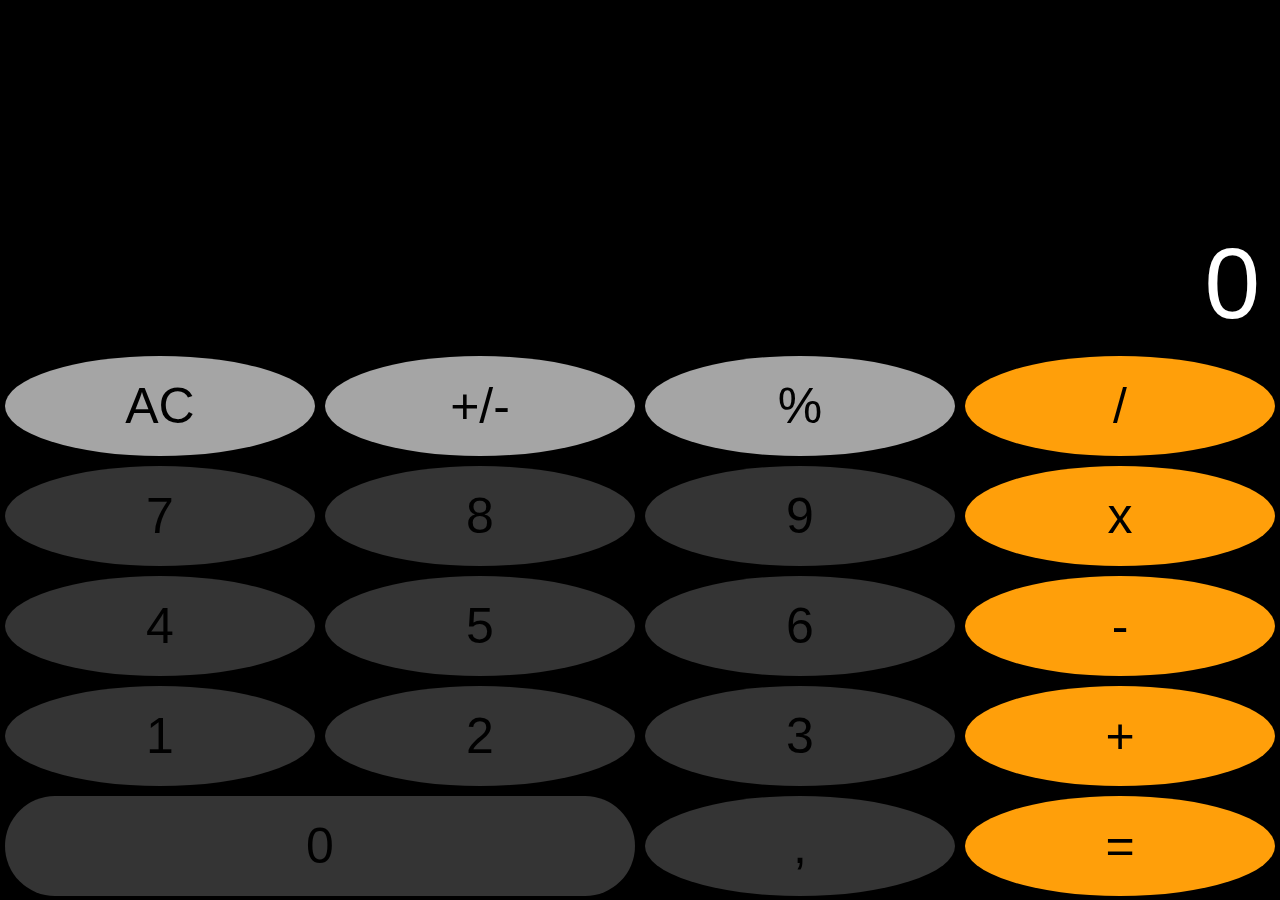
<file: Calculator_IOS/index.html>
<!DOCTYPE html>
<html lang="en">
<head>
    <meta charset="UTF-8">
    <meta http-equiv="X-UA-Compatible" content="IE=edge">
    <meta name="viewport" content="width=device-width, initial-scale=1.0">
    <title>Document</title>
    <link rel="stylesheet" href="style.css">
</head>
<body>
    <div class="container">
        <div class="result">
            <span>0</span>
        </div>

        <div class="buttons">
            <button class="item item1 clear">AC</button>
            <button class="item item1 negative" value="+/-">+/-</button>
            <button class="item percent sign" value="%">%</button>
            <button class="item item3 sign" value="/">/</button>
            <button class="item numbers" value="7">7</button>
            <button class="item numbers" value="8">8</button>
            <button class="item numbers" value="9">9</button>
            <button class="item item3 sign" value="x">x</button>
            <button class="item numbers" value="4">4</button>
            <button class="item numbers" value="5">5</button>
            <button class="item numbers" value="6">6</button>
            <button class="item item3 sign" value="-">-</button>
            <button class="item numbers" value="1">1</button>
            <button class="item numbers" value="2">2</button>
            <button class="item numbers" value="3">3</button>
            <button class="item item3 sign" value="+">+</button>
            <button class="item itemZero numbers" value="0">0</button>
            <button class="item comma" >,</button>
            <button class="item item3 equals" >=</button>
        </div>
    </div>
    <script src="index.js"></script>
</body>
</html>
</file>
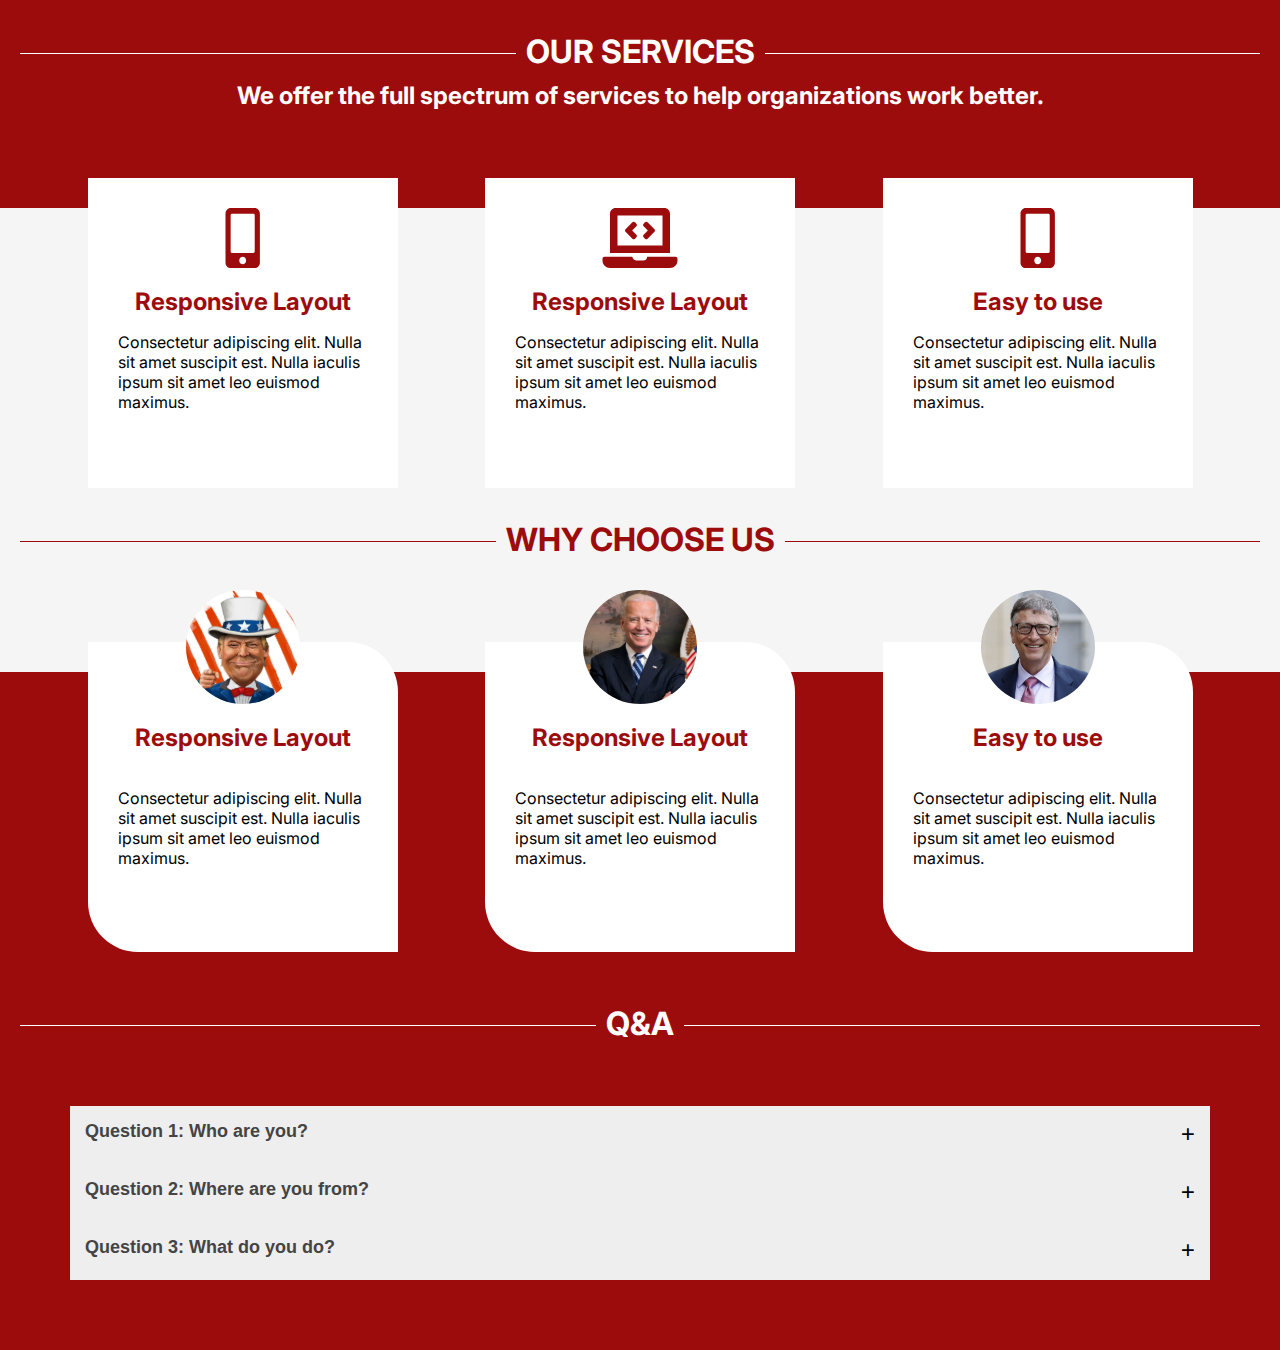
<file: lab3/index.html>
<!DOCTYPE html>
<html lang="en">
<head>
  <meta charset="UTF-8">
  <meta name="viewport" content="width=device-width, initial-scale=1.0">
  <title>Document</title>
  <link rel="stylesheet" href="assets/styles.css">
</head>
<body>
  <header>
    <!-- FIRST-TITLE -->
    <div class="background">
      <h2><span>OUR SERVICES</span></h2>
      <p>We offer the full spectrum of services to help organizations work better.</p>
    </div>
    <!-- LIST_TITLE -->
    <div class="list_title">
      <figure>
        <img src="assets/img/phone.svg" alt="">
        <figcaption>Responsive Layout</figcaption>
        <p>Consectetur adipiscing elit. Nulla sit amet suscipit est. Nulla iaculis ipsum sit amet leo euismod maximus.</p>
      </figure>
      <figure>
        <img src="assets/img/display.svg" alt="">
        <figcaption>Responsive Layout</figcaption>
        <p>Consectetur adipiscing elit. Nulla sit amet suscipit est. Nulla iaculis ipsum sit amet leo euismod maximus.</p>
      </figure>
      <figure>
        <img src="assets/img/phone.svg" alt="">
        <figcaption>Easy to use</figcaption>
        <p>Consectetur adipiscing elit. Nulla sit amet suscipit est. Nulla iaculis ipsum sit amet leo euismod maximus.</p>
      </figure>
    </div>
  </header>
  <!-- CONTENT -->
  <nav>
    <div class="content">
        <h2><span>WHY CHOOSE US</span></h2>
    </div>
  </nav>
  <!-- FOOTER -->
  <footer class="list_footer">
    <div class="content_president">
      <figure>
        <img src="assets/img/donaltrump.svg " alt="">
        <figcaption>Responsive Layout</figcaption>
        <p>Consectetur adipiscing elit. Nulla sit amet suscipit est. Nulla iaculis ipsum sit amet leo euismod maximus.</p>
      </figure>
      <figure>
        <img src="assets/img/joe_Biden.svg" alt="">
        <figcaption>Responsive Layout</figcaption>
        <p>Consectetur adipiscing elit. Nulla sit amet suscipit est. Nulla iaculis ipsum sit amet leo euismod maximus.</p>
      </figure>
      <figure>
        <img src="assets/img/bill_Gate.svg" alt="">
        <figcaption>Easy to use</figcaption>
        <p>Consectetur adipiscing elit. Nulla sit amet suscipit est. Nulla iaculis ipsum sit amet leo euismod maximus.</p>
      </figure>
    </div>
    <div class="title_QA">
      <h2><span>Q&A</span></h2>
    </div>
    <!-- QUESTION -->
    <div class="question">
      <button class="accordion">Question 1: Who are you?</button>
      <div class="panel">
        <p>Lorem ipsum dolor sit amet, consectetur adipisicing elit, sed do eiusmod tempor incididunt ut labore et dolore magna aliqua. Ut enim ad minim veniam, quis nostrud exercitation ullamco laboris nisi ut aliquip ex ea commodo consequat.</p>
      </div>

      <button class="accordion">Question 2: Where are you from?</button>
      <div class="panel">
        <p>Lorem ipsum dolor sit amet, consectetur adipisicing elit, sed do eiusmod tempor incididunt ut labore et dolore magna aliqua. Ut enim ad minim veniam, quis nostrud exercitation ullamco laboris nisi ut aliquip ex ea commodo consequat.</p>
      </div>

      <button class="accordion">Question 3: What do you do?</button>
      <div class="panel">
        <p>Lorem ipsum dolor sit amet, consectetur adipisicing elit, sed do eiusmod tempor incididunt ut labore et dolore magna aliqua. Ut enim ad minim veniam, quis nostrud exercitation ullamco laboris nisi ut aliquip ex ea commodo consequat.</p>
      </div>
    </div>
  </footer>
  <script>
    var acc = document.getElementsByClassName("accordion");
    var i;
    
    for (i = 0; i < acc.length; i++) {
      acc[i].addEventListener("click", function() {
        this.classList.toggle("active");
        var panel = this.nextElementSibling;
        if (panel.style.maxHeight) {
          panel.style.maxHeight = null;
        } else {
          panel.style.maxHeight = panel.scrollHeight + "px";
        } 
      });
    }
    </script>
</body>
</html>
</file>
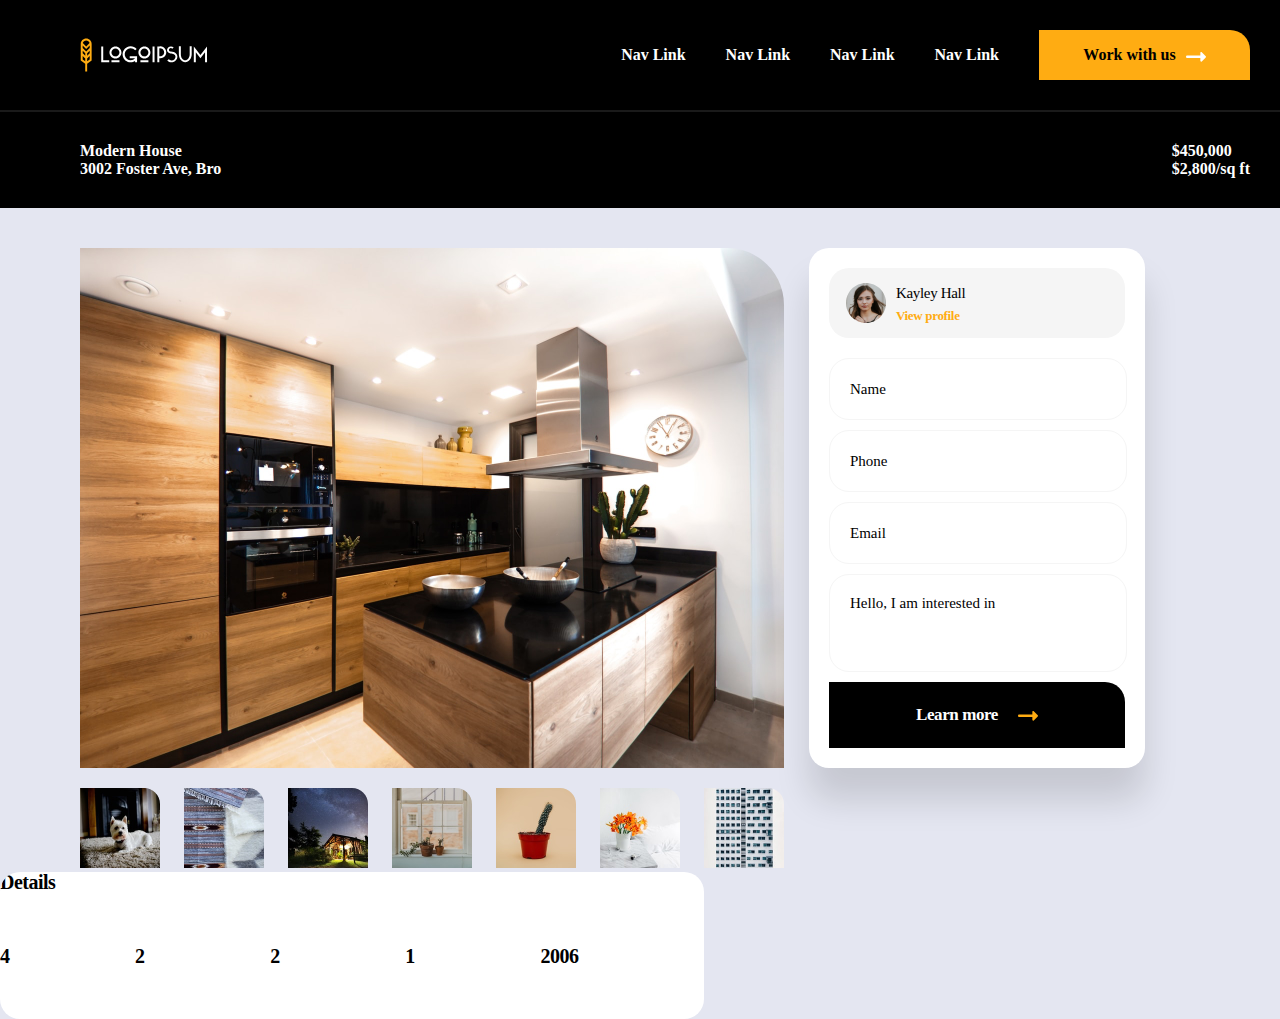
<file: Lab5/index.html>
<!DOCTYPE html>
<html lang="en">
<head>
    <meta charset="UTF-8">
    <meta name="viewport" content="width=device-width, initial-scale=1.0">
    <link rel="stylesheet" href="asssets/style.css">
    <title>Document</title>
</head>
<body>                                                                                                       
    <div class="header">
        <div class="navigation_1">
            <div class="logo"><img src="asssets/img/logo.svg" alt=""></div>
            <div class="nav">
                <ul>
                    <li><a href="#">Nav Link</a></li>
                    <li><a href="#">Nav Link</a></li>
                    <li><a href="#">Nav Link</a></li>
                    <li><a href="#">Nav Link</a></li>
                    <li><a href="#" id="buttom">Work with us <img src="asssets/img/cross.svg" alt=""></a></li>
                </ul>
            </div>
        </div>
        <div class="line"></div>
        <div class="navigation_2">
            <div class="address" >
                <p>Modern House</p>
                <p>3002 Foster Ave, Bro</p>
            </div>
            <div class="price">
                <p>$450,000</p>
                <p>$2,800/sq ft</p>
            </div>
        </div>
    </div>
    <div class="main">
        <div class="content">
            <div class="background_house">
                <img src="asssets/img/house.svg" alt="">
                
            </div>
            
            <div class="login_form">
                <div class="rectangle">
                    <img src="asssets/img/avatar.svg" alt="">
                    <div class="rectangle_name">
                        <div>Kayley Hall</div>
                        <div class="type_yellow">View profile</div>
                    </div>
                </div>
                <form action="/action_page.php">                                
                    <div class="name">Name  <input type="text" id="lname" name="lname"> </div>
                    <div class="name">Phone <input type="text" id="lname" name="lname"> </div>
                    <div class="name">Email <input type="text" id="lname" name="lname"> </div>
                  </form>
                   
                <div class="introduce">Hello, I am interested in</div>
                <div class="learn_more">Learn more <img src="asssets/img/yellow_cross.svg" alt=""></div>
            </div>
        </div>
        <div class="gallery">
            <img src="asssets/img/gallery/rectangle_1.svg" alt="">
            <img src="asssets/img/gallery/rectangle_2.svg" alt="">
            <img src="asssets/img/gallery/rectangle_3.svg" alt="">
            <img src="asssets/img/gallery/rectangle_4.svg" alt="">
            <img src="asssets/img/gallery/rectangle_5.svg" alt="">
            <img src="asssets/img/gallery/rectangle_6.svg" alt="">
            <img src="asssets/img/gallery/rectangle_7.svg" alt="">
            
        </div>
        <div class="details">
            <div class="title">Details</div>
            <div class="bed_room">4</div>
            <div class="bath">2</div>
            <div class="living">2</div>
            <div class="garage">1</div>
            <div class="date">2006</div>
        </div>
    </div>
</body>
</html>
</file>
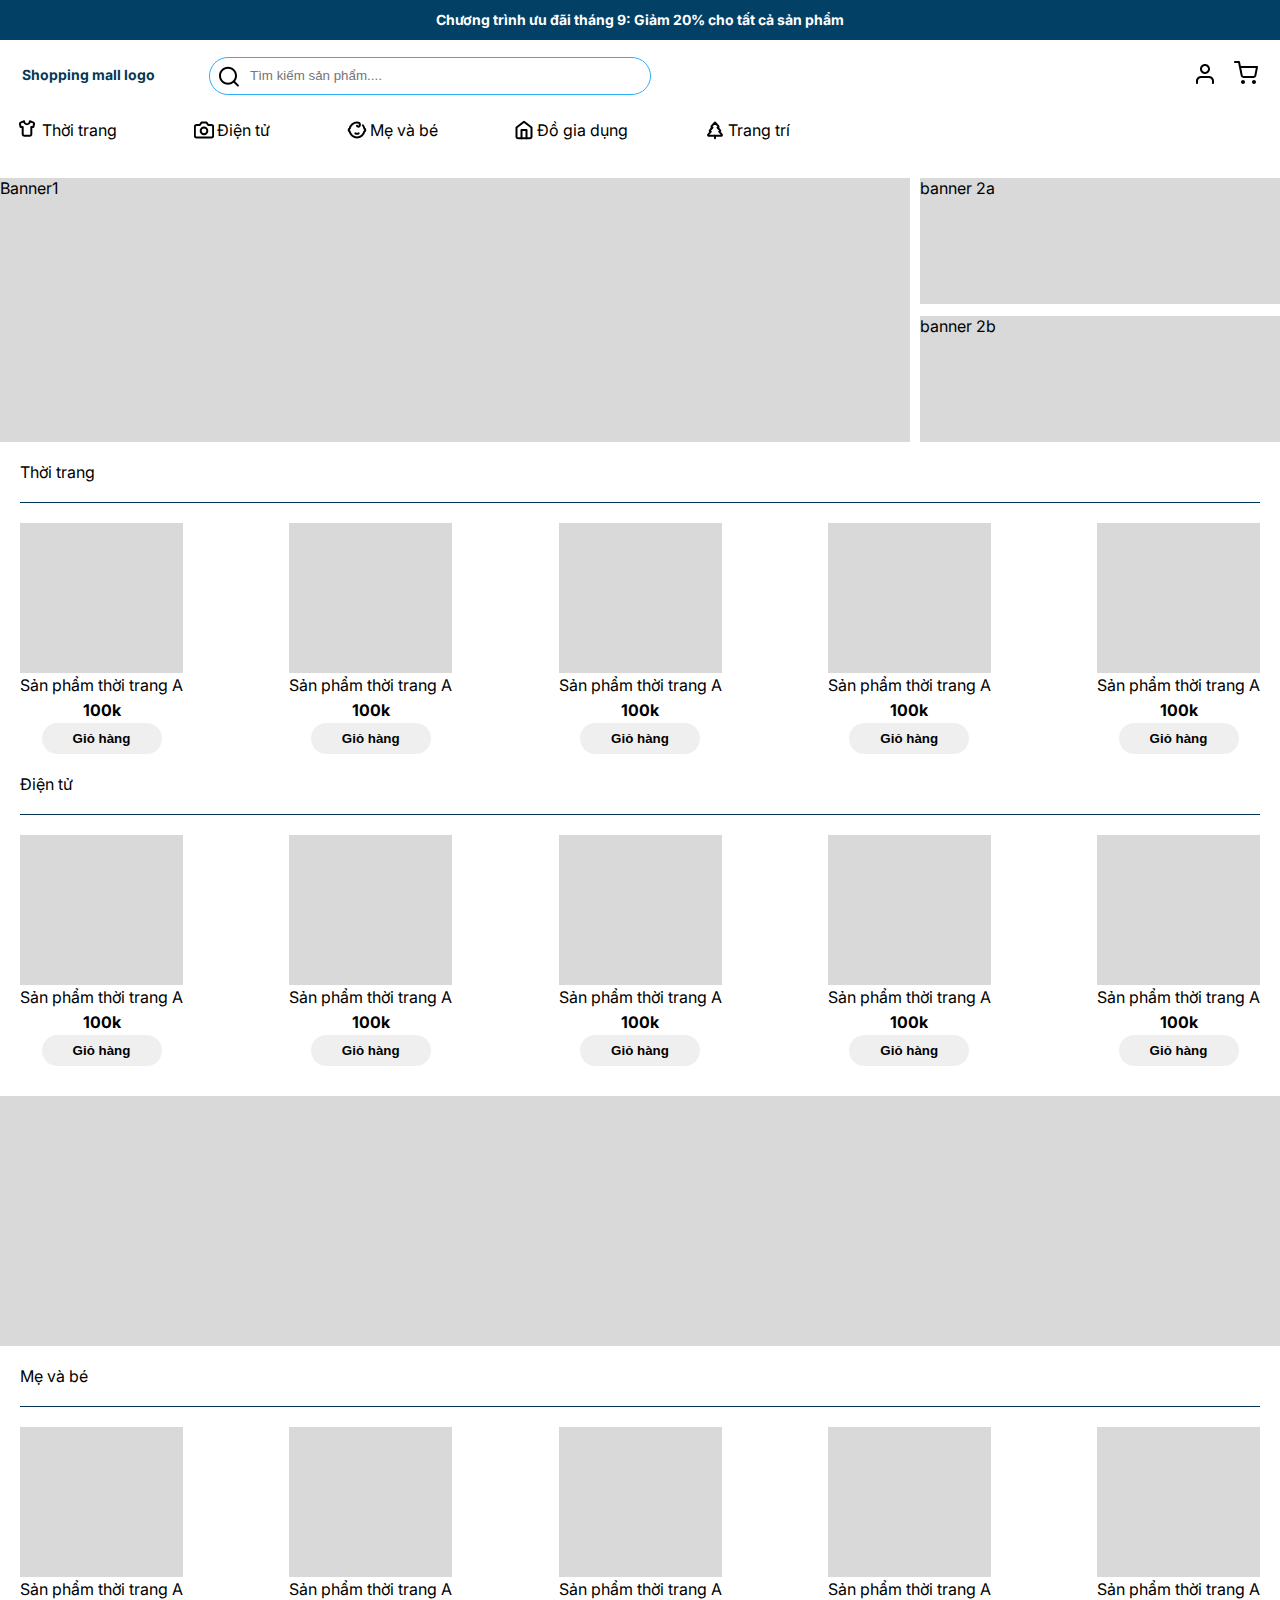
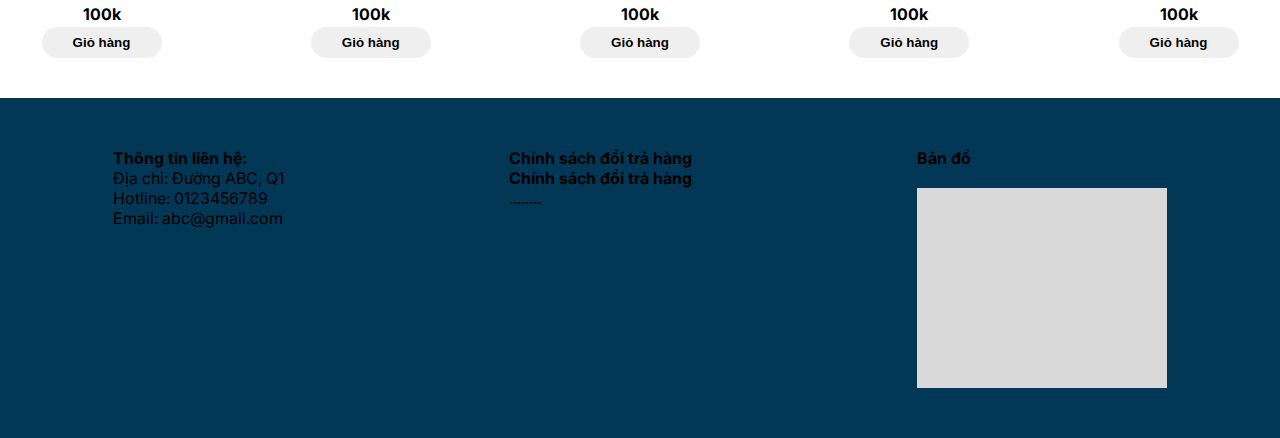
<file: templeFintrend/index.html>
<!DOCTYPE html>
<html lang="en">
<head>
    <meta charset="UTF-8">
    <meta name="viewport" content="width=device-width, initial-scale=1.0">
    <link rel="stylesheet" href="assets/style.css">
    <title>Document</title>
</head>
<body>
    <!-- HEADER -->
    <div class="header">
        <p>Chương trình ưu đãi tháng 9: Giảm 20% cho tất cả sản phẩm</p>
        
    </div>
    <!-- NAVIGATION -->
    <div class="navigation">
        <div class="nav_1">
            <div>
                <a class='logo' href="#">Shopping mall logo</a>
                <span class="search"><input id="box-search" type="text" placeholder="Tìm kiếm sản phẩm...."><img id="search_icon" src="assets/img/search_icon.svg" alt=""></span>
            </div>
            <ul>
                <li class="profile"><a href="#"><img src="assets/img/person.svg" alt=""></a></li>
                <li class="cart"><a href="#"><img src="assets/img/cart.svg" alt=""></a></li>
            </ul>
        </div>
        <div class="nav_2">
            <ul>
                <li><a href="#"><img src="assets/img/tshirt_Icon.svg" alt=""> Thời trang</a></li>
                <li><a href="#"><img src="assets/img/camera_Icon.svg" alt=""> Điện tử</a></li>
                <li><a href="#"><img src="assets/img/baby_Icon.svg" alt=""> Mẹ và bé</a></li>
                <li><a href="#"><img src="assets/img/house_Icon.svg" alt=""> Đồ gia dụng</a></li>
                <li><a href="#"><img src="assets/img/tree_Icon.svg" alt=""> Trang trí</a></li>
            </ul>
        </div>
    </div>
    <div class="banner">
        <div class="banner_1">Banner1</div>
        <div class="banner_2">
            <div class="banner_2a">banner 2a</div>
            <div class="banner_2b">banner 2b</div>
        </div>
    </div>
    <!-- CONTENT -->
    <div class="content">
        <div class="content_1">
            <div class="title_content">
                <div class="title">Thời trang</div>
                <div class="line"></div>
            </div>
            
            <div class="fashion_items">
                <div>
                    <figure class="item">
                        <div class="banner_item"></div>
                        <figcaption>Sản phẩm thời trang A</figcaption>
                    </figure>
                    <div class="price">100k</div> 
                    <input type="button" class="button" value="Giỏ hàng">
                </div>
                
                <div>
                    <figure class="item">
                        <div class="banner_item"></div>
                        <figcaption>Sản phẩm thời trang A</figcaption>
                    </figure>
                    <div class="price">100k</div> 
                    <input type="button" class="button" value="Giỏ hàng">
                </div>     
                                                              
                <div>
                    <figure class="item">
                        <div class="banner_item"></div>
                        <figcaption>Sản phẩm thời trang A</figcaption>
                    </figure>
                    <div class="price">100k</div> 
                    <input type="button" class="button" value="Giỏ hàng">
                </div>
                               
                <div>
                    <figure class="item">
                        <div class="banner_item"></div>
                        <figcaption>Sản phẩm thời trang A</figcaption>
                    </figure>
                    <div class="price">100k</div> 
                    <input type="button" class="button" value="Giỏ hàng">
                </div>
                
                <div>
                    <figure class="item">
                        <div class="banner_item"></div>
                        <figcaption>Sản phẩm thời trang A</figcaption>
                    </figure>
                    <div class="price">100k</div> 
                    <input type="button" class="button" value="Giỏ hàng">
                </div>
                
            </div>
            <div class="title_content">
                <div class="title">Điện tử</div>
                <div class="line"></div>
            </div>
            <div class="fashion_items">
                <div>
                    <figure class="item">
                        <div class="banner_item"></div>
                        <figcaption>Sản phẩm thời trang A</figcaption>
                    </figure>
                    <div class="price">100k</div> 
                    <input type="button" class="button" value="Giỏ hàng">
                </div>
                
                <div>
                    <figure class="item">
                        <div class="banner_item"></div>
                        <figcaption>Sản phẩm thời trang A</figcaption>
                    </figure>
                    <div class="price">100k</div> 
                    <input type="button" class="button" value="Giỏ hàng">
                </div>     
                                                              
                <div>
                    <figure class="item">
                        <div class="banner_item"></div>
                        <figcaption>Sản phẩm thời trang A</figcaption>
                    </figure>
                    <div class="price">100k</div> 
                    <input type="button" class="button" value="Giỏ hàng">
                </div>
                               
                <div>
                    <figure class="item">
                        <div class="banner_item"></div>
                        <figcaption>Sản phẩm thời trang A</figcaption>
                    </figure>
                    <div class="price">100k</div> 
                    <input type="button" class="button" value="Giỏ hàng">
                </div>
                
                <div>
                    <figure class="item">
                        <div class="banner_item"></div>
                        <figcaption>Sản phẩm thời trang A</figcaption>
                    </figure>
                    <div class="price">100k</div> 
                    <input type="button" class="button" value="Giỏ hàng">
                </div>
                
            </div>
        </div>
        <!-- BANNER SALE -->
        <div class="banner_sale"></div>
        <div class="content_1">
            <div class="title_content">
                <div class="title">Mẹ và bé</div>
                <div class="line"></div>
            </div>
            <div class="fashion_items">
                <div>
                    <figure class="item">
                        <div class="banner_item"></div>
                        <figcaption>Sản phẩm thời trang A</figcaption>
                    </figure>
                    <div class="price">100k</div> 
                    <input type="button" class="button" value="Giỏ hàng">
                </div>
                
                <div>
                    <figure class="item">
                        <div class="banner_item"></div>
                        <figcaption>Sản phẩm thời trang A</figcaption>
                    </figure>
                    <div class="price">100k</div> 
                    <input type="button" class="button" value="Giỏ hàng">
                </div>     
                                                              
                <div>
                    <figure class="item">
                        <div class="banner_item"></div>
                        <figcaption>Sản phẩm thời trang A</figcaption>
                    </figure>
                    <div class="price">100k</div> 
                    <input type="button" class="button" value="Giỏ hàng">
                </div>
                               
                <div>
                    <figure class="item">
                        <div class="banner_item"></div>
                        <figcaption>Sản phẩm thời trang A</figcaption>
                    </figure>
                    <div class="price">100k</div> 
                    <input type="button" class="button" value="Giỏ hàng">
                </div>
                
                <div>
                    <figure class="item">
                        <div class="banner_item"></div>
                        <figcaption>Sản phẩm thời trang A</figcaption>
                    </figure>
                    <div class="price">100k</div> 
                    <input type="button" class="button" value="Giỏ hàng">
                </div>
                
            </div>
        </div>
    </div>
    <!-- FOOTER -->
    <div class="footer">
        <div class="container_footer">
            <div class="ifm">
                <div><strong>Thông tin liên hệ:</strong></div>
                <div>Địa chỉ: Đường ABC, Q1</div>
                <div>Hotline: 0123456789</div>
                <div>Email: abc@gmail.com</div>
            </div>
            <div class="policy">
                <div><strong>Chính sách đổi trả hàng</strong></div>
                <div><strong>Chính sách đổi trả hàng</strong></div>
                <div>........</div>
            </div>
            <div class="map">
                <div><strong>Bản đồ</strong></div>
                <div class="link_map"></div>
            </div>
        </div>
    </div>
</body>
</html>
</file>
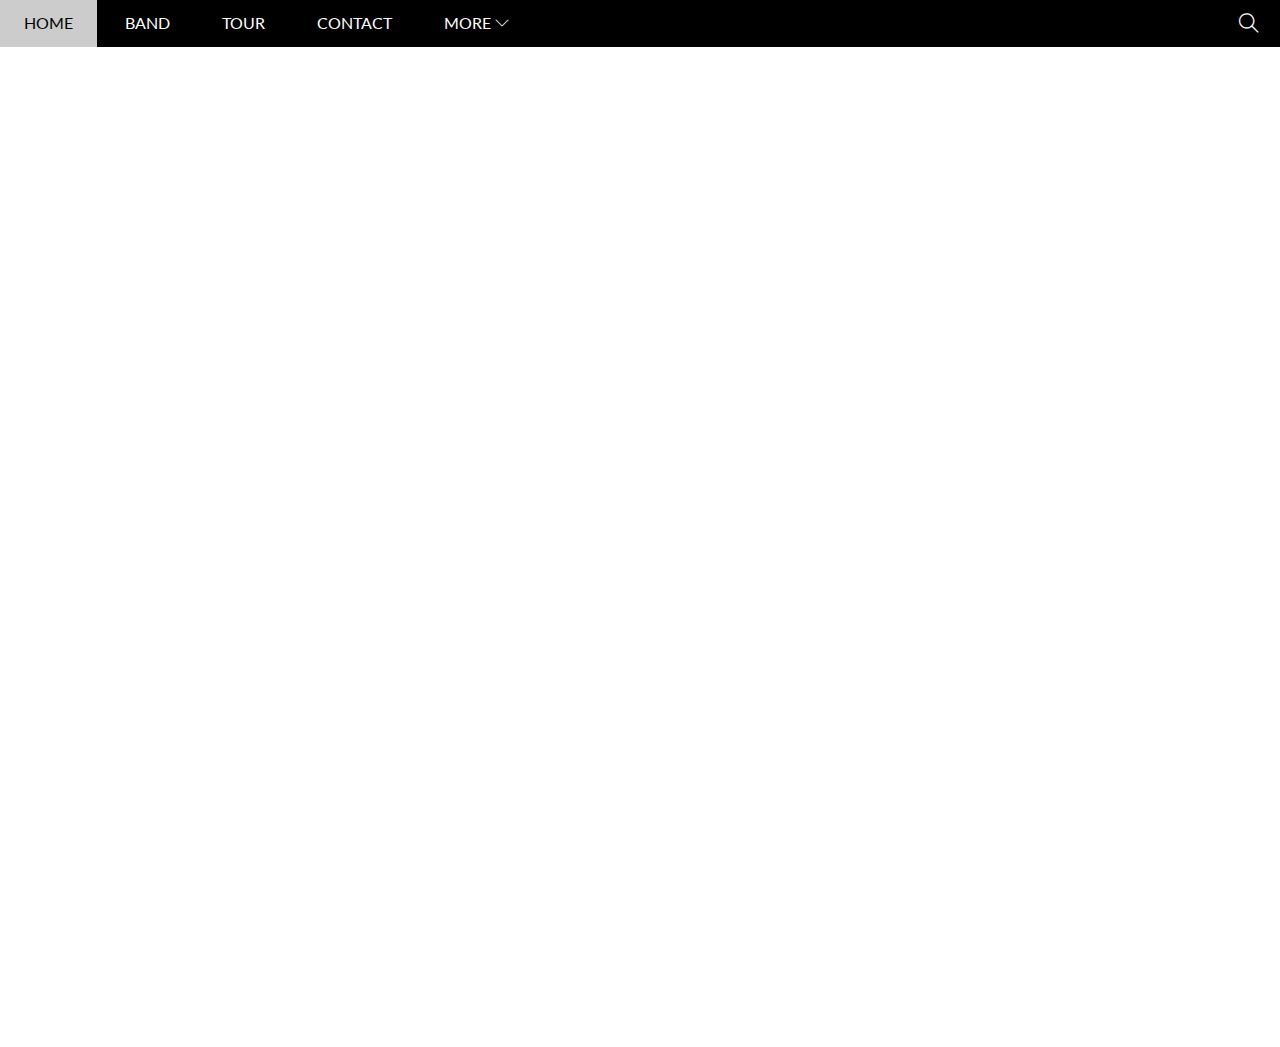
<file: w3_band/index.html>
<!DOCTYPE html>
<html lang="en">
<head>
    <meta charset="UTF-8">
    <meta http-equiv="X-UA-Compatible" content="IE=edge">
    <meta name="viewport" content="width=device-width, initial-scale=1.0">
    <title>Document</title>
    <link rel="stylesheet" href="assets/css/style.css">
    <link rel="stylesheet" href="https://fonts.googleapis.com/css?family=Lato">
    <link rel="stylesheet" href="assets/image/themify-icons-font/themify-icons/themify-icons.css">
</head>
<body>
    <div id="main">
        <div id="header">
            <!-- begin:nav -->
            <ul id="nav">
                <li><a href="">Home</a></li>
                <li><a href="">Band</a></li>
                <li><a href="">Tour</a></li>
                <li><a href="">Contact</a></li>
                <li>
                    <a href="">
                        More
                        <i class="nav-arrow-down ti-angle-down"></i>
                    </a>
                    <ul class="subnav">
                        <li><a href="">Merchandise</a></li>
                        <li><a href="">Extras</a></li>
                        <li><a href="">Media</a></li>
                    </ul>
                </li>
            </ul>
            <!-- end: nav -->

            <!-- begin: search button -->
            <div class="search-btn">
                <i class="search-icon ti-search"></i>
            </div>
            <!-- end: search button -->
            
        </div>

        <div id="slider">
            
        </div>

        <div id="content">
            
        </div>

        <div id="footer">

        </div>
        
    </div>
</body>
</html>
</file>
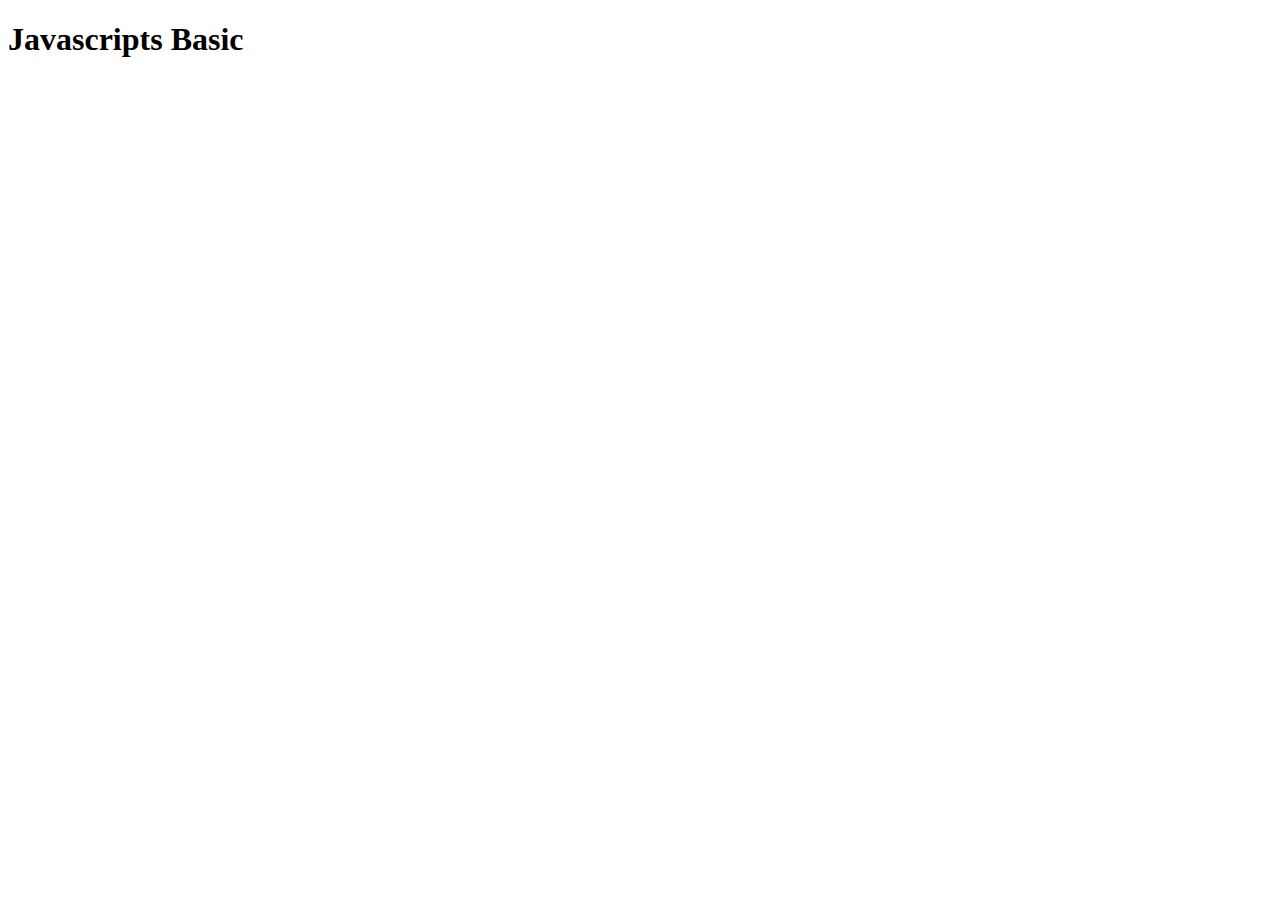
<file: js-basic-F8/lesson_1/index.html>
<!DOCTYPE html>
<html lang="en">
<head>
    <meta charset="UTF-8">
    <meta http-equiv="X-UA-Compatible" content="IE=edge">
    <meta name="viewport" content="width=device-width, initial-scale=1.0">
    <title>Document</title>
</head>
<body>
    <h1>Javascripts Basic</h1>
    <script src="./main.js"></script>
</body>
</html>
</file>
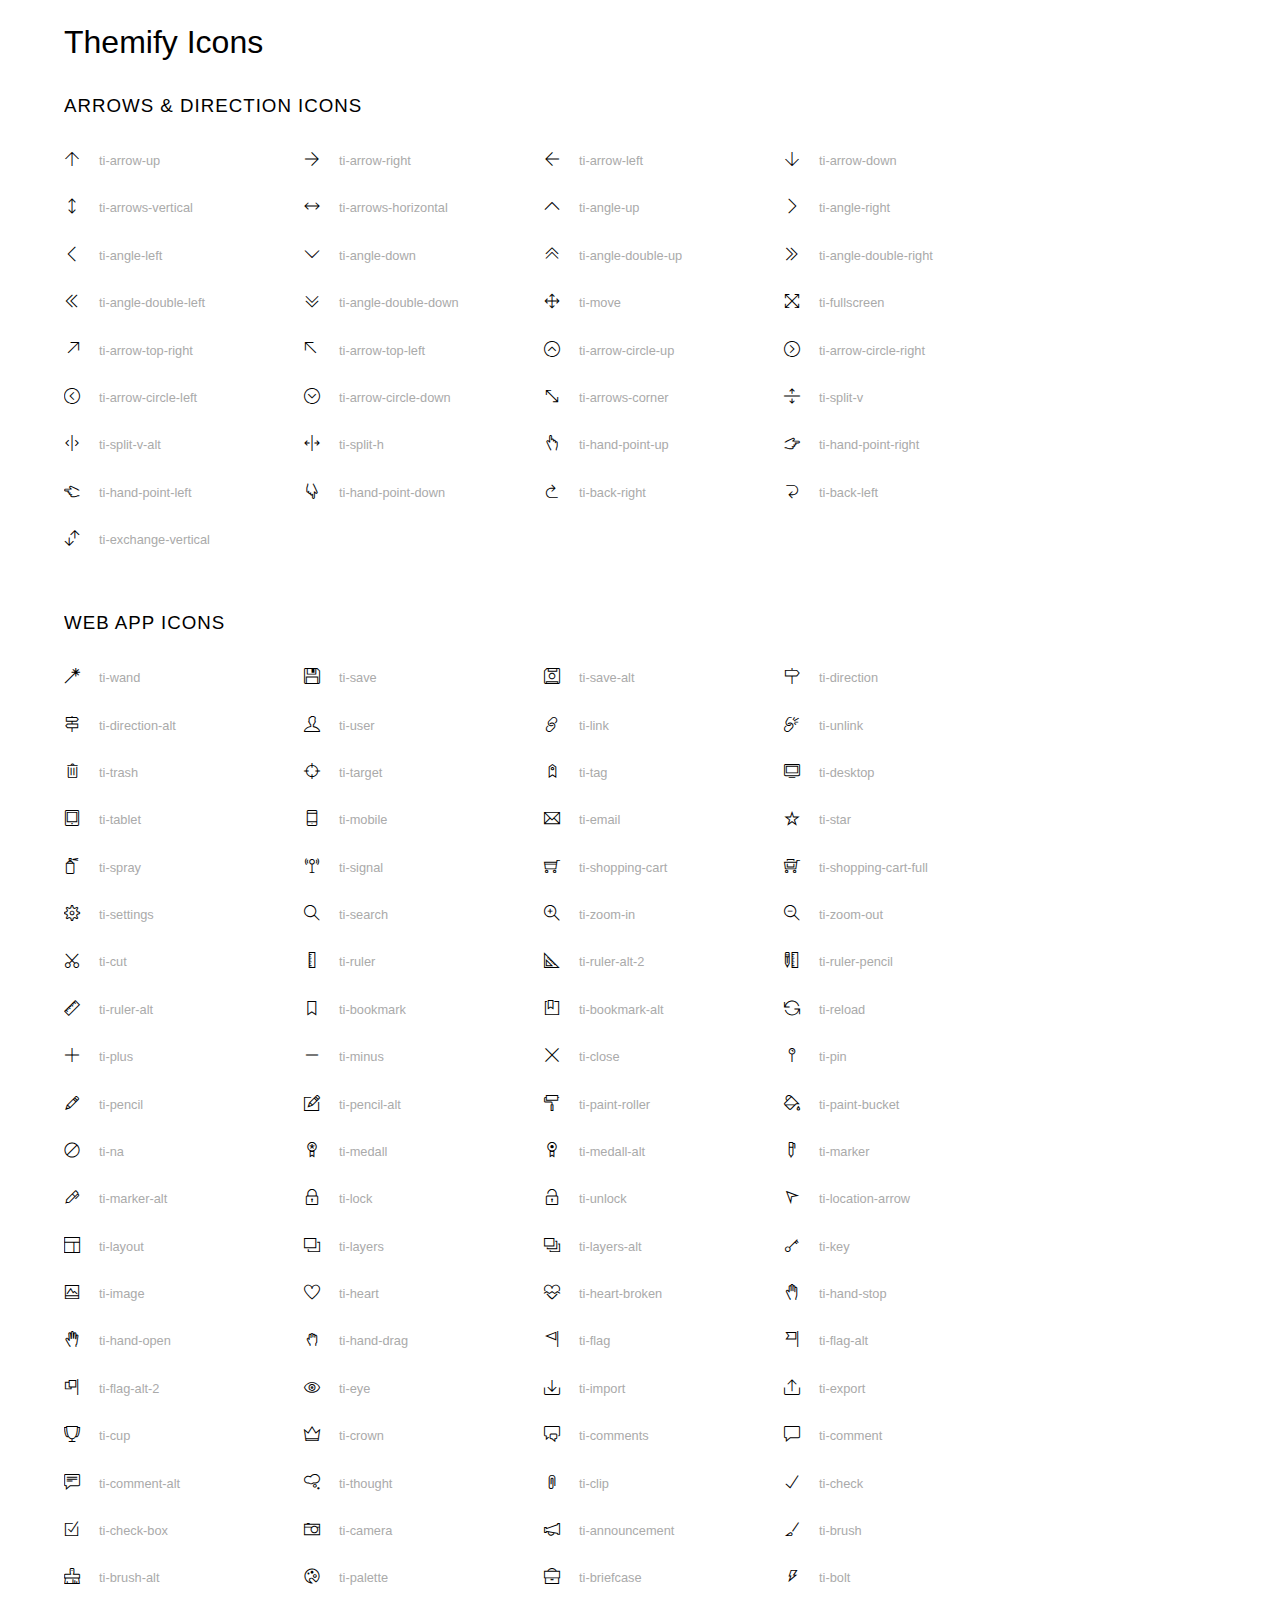
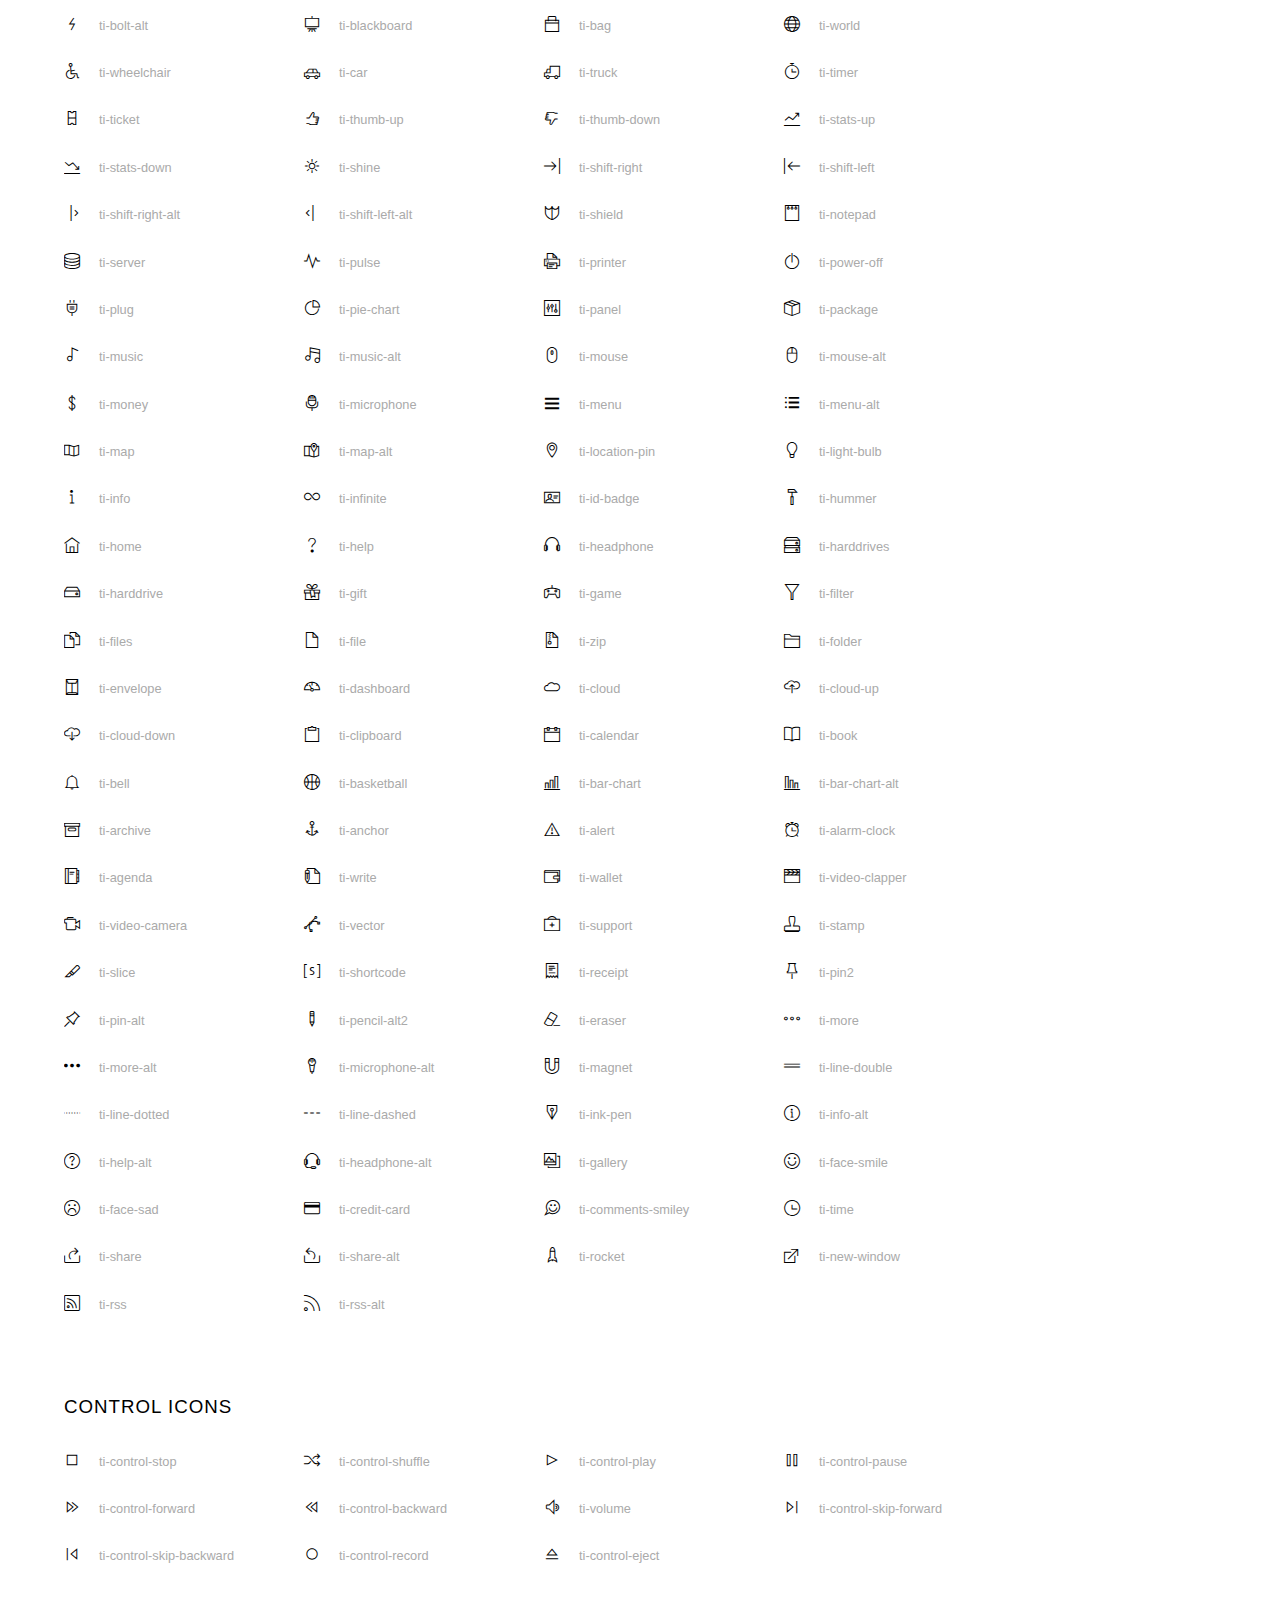
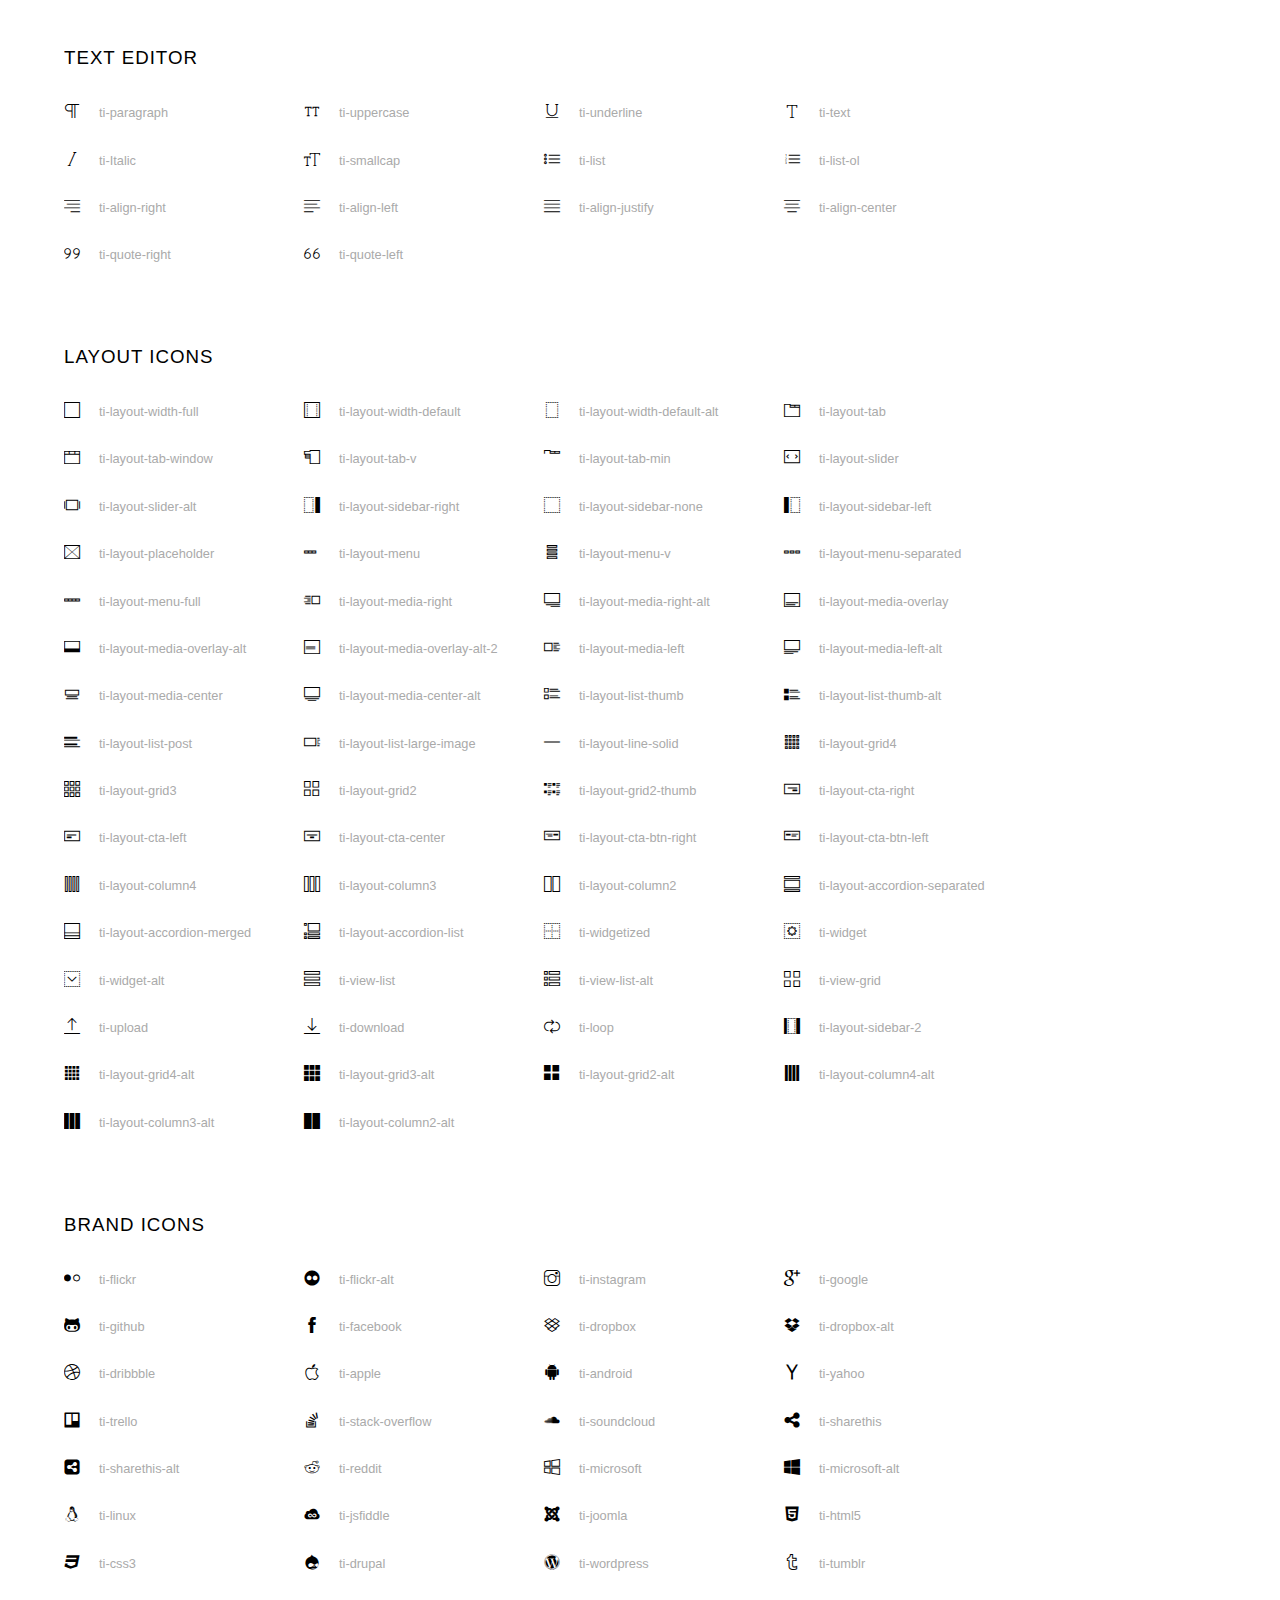
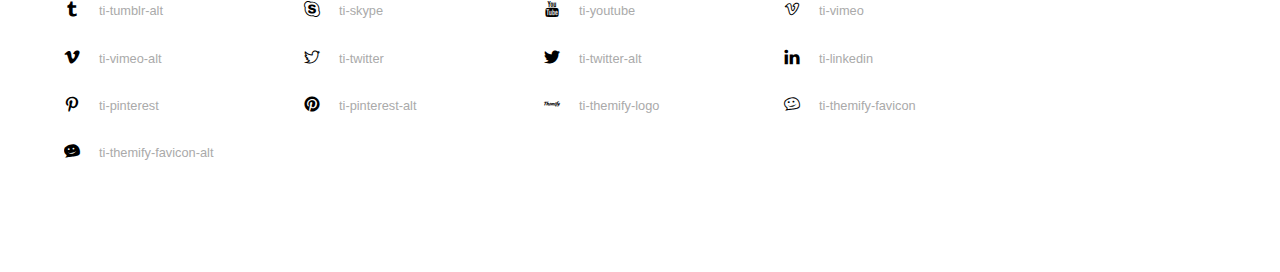
<file: w3_band/assets/image/themify-icons-font/themify-icons/index.html>
<!doctype html>
<html>
<head>
	<meta charset="utf-8">
	<title>Themify Icon Font</title>
	<meta name="viewport" content="width=device-width">
	<link rel="stylesheet" href="demo-files/demo.css">
	<link rel="stylesheet" href="themify-icons.css">
	<!--[if lt IE 8]><!-->
	<link rel="stylesheet" href="ie7/ie7.css">
	<!--<![endif]-->
</head>
<body>
	<h1>Themify Icons</h1>

	<div class="icon-section">

		<div class="icon-section">
			<h3>Arrows &amp; Direction Icons </h3>

			<div class="icon-container">
				<span class="ti-arrow-up"></span><span class="icon-name"> ti-arrow-up</span>
			</div>
			<div class="icon-container">
				<span class="ti-arrow-right"></span><span class="icon-name"> ti-arrow-right</span>
			</div>
			<div class="icon-container">
				<span class="ti-arrow-left"></span><span class="icon-name"> ti-arrow-left</span>
			</div>
			<div class="icon-container">
				<span class="ti-arrow-down"></span><span class="icon-name"> ti-arrow-down</span>
			</div>
			<div class="icon-container">
				<span class="ti-arrows-vertical"></span><span class="icon-name"> ti-arrows-vertical</span>
			</div>
			<div class="icon-container">
				<span class="ti-arrows-horizontal"></span><span class="icon-name"> ti-arrows-horizontal</span>
			</div>
			<div class="icon-container">
				<span class="ti-angle-up"></span><span class="icon-name"> ti-angle-up</span>
			</div>
			<div class="icon-container">
				<span class="ti-angle-right"></span><span class="icon-name"> ti-angle-right</span>
			</div>
			<div class="icon-container">
				<span class="ti-angle-left"></span><span class="icon-name"> ti-angle-left</span>
			</div>
			<div class="icon-container">
				<span class="ti-angle-down"></span><span class="icon-name"> ti-angle-down</span>
			</div>	
			<div class="icon-container">
				<span class="ti-angle-double-up"></span><span class="icon-name"> ti-angle-double-up</span>
			</div>
			<div class="icon-container">
				<span class="ti-angle-double-right"></span><span class="icon-name"> ti-angle-double-right</span>
			</div>
			<div class="icon-container">
				<span class="ti-angle-double-left"></span><span class="icon-name"> ti-angle-double-left</span>
			</div>
			<div class="icon-container">
				<span class="ti-angle-double-down"></span><span class="icon-name"> ti-angle-double-down</span>
			</div>					
			<div class="icon-container">
				<span class="ti-move"></span><span class="icon-name"> ti-move</span>
			</div>
			<div class="icon-container">
				<span class="ti-fullscreen"></span><span class="icon-name"> ti-fullscreen</span>
			</div>
			<div class="icon-container">
				<span class="ti-arrow-top-right"></span><span class="icon-name"> ti-arrow-top-right</span>
			</div>
			<div class="icon-container">
				<span class="ti-arrow-top-left"></span><span class="icon-name"> ti-arrow-top-left</span>
			</div>
			<div class="icon-container">
				<span class="ti-arrow-circle-up"></span><span class="icon-name"> ti-arrow-circle-up</span>
			</div>
			<div class="icon-container">
				<span class="ti-arrow-circle-right"></span><span class="icon-name"> ti-arrow-circle-right</span>
			</div>
			<div class="icon-container">
				<span class="ti-arrow-circle-left"></span><span class="icon-name"> ti-arrow-circle-left</span>
			</div>
			<div class="icon-container">
				<span class="ti-arrow-circle-down"></span><span class="icon-name"> ti-arrow-circle-down</span>
			</div>
			<div class="icon-container">
				<span class="ti-arrows-corner"></span><span class="icon-name"> ti-arrows-corner</span>
			</div>
			<div class="icon-container">
				<span class="ti-split-v"></span><span class="icon-name"> ti-split-v</span>
			</div>

			<div class="icon-container">
				<span class="ti-split-v-alt"></span><span class="icon-name"> ti-split-v-alt</span>
			</div>
			<div class="icon-container">
				<span class="ti-split-h"></span><span class="icon-name"> ti-split-h</span>
			</div>
			<div class="icon-container">
				<span class="ti-hand-point-up"></span><span class="icon-name"> ti-hand-point-up</span>
			</div>
			<div class="icon-container">
				<span class="ti-hand-point-right"></span><span class="icon-name"> ti-hand-point-right</span>
			</div>
			<div class="icon-container">
				<span class="ti-hand-point-left"></span><span class="icon-name"> ti-hand-point-left</span>
			</div>
			<div class="icon-container">
				<span class="ti-hand-point-down"></span><span class="icon-name"> ti-hand-point-down</span>
			</div>
			<div class="icon-container">
				<span class="ti-back-right"></span><span class="icon-name"> ti-back-right</span>
			</div>
			<div class="icon-container">
				<span class="ti-back-left"></span><span class="icon-name"> ti-back-left</span>
			</div>
			<div class="icon-container">
				<span class="ti-exchange-vertical"></span><span class="icon-name"> ti-exchange-vertical</span>
			</div>

		</div> <!-- Arrows Icons -->



		<h3>Web App Icons</h3>
		
		<div class="icon-section">

			<div class="icon-container">
				<span class="ti-wand"></span><span class="icon-name"> ti-wand</span>
			</div>
			<div class="icon-container">
				<span class="ti-save"></span><span class="icon-name"> ti-save</span>
			</div>
			<div class="icon-container">
				<span class="ti-save-alt"></span><span class="icon-name"> ti-save-alt</span>
			</div>

			<div class="icon-container">
				<span class="ti-direction"></span><span class="icon-name"> ti-direction</span>
			</div>
			<div class="icon-container">
				<span class="ti-direction-alt"></span><span class="icon-name"> ti-direction-alt</span>
			</div>
			<div class="icon-container">
				<span class="ti-user"></span><span class="icon-name"> ti-user</span>
			</div>
			<div class="icon-container">
				<span class="ti-link"></span><span class="icon-name"> ti-link</span>
			</div>
			<div class="icon-container">
				<span class="ti-unlink"></span><span class="icon-name"> ti-unlink</span>
			</div>
			<div class="icon-container">
				<span class="ti-trash"></span><span class="icon-name"> ti-trash</span>
			</div>
			<div class="icon-container">
				<span class="ti-target"></span><span class="icon-name"> ti-target</span>
			</div>
			<div class="icon-container">
				<span class="ti-tag"></span><span class="icon-name"> ti-tag</span>
			</div>
			<div class="icon-container">
				<span class="ti-desktop"></span><span class="icon-name"> ti-desktop</span>
			</div>
			<div class="icon-container">
				<span class="ti-tablet"></span><span class="icon-name"> ti-tablet</span>
			</div>
			<div class="icon-container">
				<span class="ti-mobile"></span><span class="icon-name"> ti-mobile</span>
			</div>
			<div class="icon-container">
				<span class="ti-email"></span><span class="icon-name"> ti-email</span>
			</div>	
			<div class="icon-container">
				<span class="ti-star"></span><span class="icon-name"> ti-star</span>
			</div>
			<div class="icon-container">
				<span class="ti-spray"></span><span class="icon-name"> ti-spray</span>
			</div>
			<div class="icon-container">
				<span class="ti-signal"></span><span class="icon-name"> ti-signal</span>
			</div>
			<div class="icon-container">
				<span class="ti-shopping-cart"></span><span class="icon-name"> ti-shopping-cart</span>
			</div>
			<div class="icon-container">
				<span class="ti-shopping-cart-full"></span><span class="icon-name"> ti-shopping-cart-full</span>
			</div>
			<div class="icon-container">
				<span class="ti-settings"></span><span class="icon-name"> ti-settings</span>
			</div>
			<div class="icon-container">
				<span class="ti-search"></span><span class="icon-name"> ti-search</span>
			</div>
			<div class="icon-container">
				<span class="ti-zoom-in"></span><span class="icon-name"> ti-zoom-in</span>
			</div>
			<div class="icon-container">
				<span class="ti-zoom-out"></span><span class="icon-name"> ti-zoom-out</span>
			</div>
			<div class="icon-container">
				<span class="ti-cut"></span><span class="icon-name"> ti-cut</span>
			</div>
			<div class="icon-container">
				<span class="ti-ruler"></span><span class="icon-name"> ti-ruler</span>
			</div>
			<div class="icon-container">
				<span class="ti-ruler-alt-2"></span><span class="icon-name"> ti-ruler-alt-2</span>
			</div>			
			<div class="icon-container">
				<span class="ti-ruler-pencil"></span><span class="icon-name"> ti-ruler-pencil</span>
			</div>
			<div class="icon-container">
				<span class="ti-ruler-alt"></span><span class="icon-name"> ti-ruler-alt</span>
			</div>
			<div class="icon-container">
				<span class="ti-bookmark"></span><span class="icon-name"> ti-bookmark</span>
			</div>
			<div class="icon-container">
				<span class="ti-bookmark-alt"></span><span class="icon-name"> ti-bookmark-alt</span>
			</div>
			<div class="icon-container">
				<span class="ti-reload"></span><span class="icon-name"> ti-reload</span>
			</div>
			<div class="icon-container">
				<span class="ti-plus"></span><span class="icon-name"> ti-plus</span>
			</div>
			<div class="icon-container">
				<span class="ti-minus"></span><span class="icon-name"> ti-minus</span>
			</div>
			<div class="icon-container">
				<span class="ti-close"></span><span class="icon-name"> ti-close</span>
			</div>			
			<div class="icon-container">
				<span class="ti-pin"></span><span class="icon-name"> ti-pin</span>
			</div>
			<div class="icon-container">
				<span class="ti-pencil"></span><span class="icon-name"> ti-pencil</span>
			</div>
					
		  	<div class="icon-container">
				<span class="ti-pencil-alt"></span><span class="icon-name"> ti-pencil-alt</span>
			</div>
			<div class="icon-container">
				<span class="ti-paint-roller"></span><span class="icon-name"> ti-paint-roller</span>
			</div>
			<div class="icon-container">
				<span class="ti-paint-bucket"></span><span class="icon-name"> ti-paint-bucket</span>
			</div>
			<div class="icon-container">
				<span class="ti-na"></span><span class="icon-name"> ti-na</span>
			</div>
			<div class="icon-container">
				<span class="ti-medall"></span><span class="icon-name"> ti-medall</span>
			</div>
			<div class="icon-container">
				<span class="ti-medall-alt"></span><span class="icon-name"> ti-medall-alt</span>
			</div>
			<div class="icon-container">
				<span class="ti-marker"></span><span class="icon-name"> ti-marker</span>
			</div>
			<div class="icon-container">
				<span class="ti-marker-alt"></span><span class="icon-name"> ti-marker-alt</span>
			</div>

			<div class="icon-container">
				<span class="ti-lock"></span><span class="icon-name"> ti-lock</span>
			</div>
			<div class="icon-container">
				<span class="ti-unlock"></span><span class="icon-name"> ti-unlock</span>
			</div>
			<div class="icon-container">
				<span class="ti-location-arrow"></span><span class="icon-name"> ti-location-arrow</span>
			</div>
			<div class="icon-container">
				<span class="ti-layout"></span><span class="icon-name"> ti-layout</span>
			</div>
			<div class="icon-container">
				<span class="ti-layers"></span><span class="icon-name"> ti-layers</span>
			</div>
			<div class="icon-container">
				<span class="ti-layers-alt"></span><span class="icon-name"> ti-layers-alt</span>
			</div>
			<div class="icon-container">
				<span class="ti-key"></span><span class="icon-name"> ti-key</span>
			</div>
			<div class="icon-container">
				<span class="ti-image"></span><span class="icon-name"> ti-image</span>
			</div>
			<div class="icon-container">
				<span class="ti-heart"></span><span class="icon-name"> ti-heart</span>
			</div>
			<div class="icon-container">
				<span class="ti-heart-broken"></span><span class="icon-name"> ti-heart-broken</span>
			</div>
			<div class="icon-container">
				<span class="ti-hand-stop"></span><span class="icon-name"> ti-hand-stop</span>
			</div>
			<div class="icon-container">
				<span class="ti-hand-open"></span><span class="icon-name"> ti-hand-open</span>
			</div>
			<div class="icon-container">
				<span class="ti-hand-drag"></span><span class="icon-name"> ti-hand-drag</span>
			</div>
			<div class="icon-container">
				<span class="ti-flag"></span><span class="icon-name"> ti-flag</span>
			</div>
			<div class="icon-container">
				<span class="ti-flag-alt"></span><span class="icon-name"> ti-flag-alt</span>
			</div>
			<div class="icon-container">
				<span class="ti-flag-alt-2"></span><span class="icon-name"> ti-flag-alt-2</span>
			</div>
			<div class="icon-container">
				<span class="ti-eye"></span><span class="icon-name"> ti-eye</span>
			</div>
			<div class="icon-container">
				<span class="ti-import"></span><span class="icon-name"> ti-import</span>
			</div>			
			<div class="icon-container">
				<span class="ti-export"></span><span class="icon-name"> ti-export</span>
			</div>
			<div class="icon-container">
				<span class="ti-cup"></span><span class="icon-name"> ti-cup</span>
			</div>
			<div class="icon-container">
				<span class="ti-crown"></span><span class="icon-name"> ti-crown</span>
			</div>
			<div class="icon-container">
				<span class="ti-comments"></span><span class="icon-name"> ti-comments</span>
			</div>
			<div class="icon-container">
				<span class="ti-comment"></span><span class="icon-name"> ti-comment</span>
			</div>
			<div class="icon-container">
				<span class="ti-comment-alt"></span><span class="icon-name"> ti-comment-alt</span>
			</div>
			<div class="icon-container">
				<span class="ti-thought"></span><span class="icon-name"> ti-thought</span>
			</div>			
			<div class="icon-container">
				<span class="ti-clip"></span><span class="icon-name"> ti-clip</span>
			</div>

			<div class="icon-container">
				<span class="ti-check"></span><span class="icon-name"> ti-check</span>
			</div>
			<div class="icon-container">
				<span class="ti-check-box"></span><span class="icon-name"> ti-check-box</span>
			</div>
			<div class="icon-container">
				<span class="ti-camera"></span><span class="icon-name"> ti-camera</span>
			</div>
			<div class="icon-container">
				<span class="ti-announcement"></span><span class="icon-name"> ti-announcement</span>
			</div>
			<div class="icon-container">
				<span class="ti-brush"></span><span class="icon-name"> ti-brush</span>
			</div>
			<div class="icon-container">
				<span class="ti-brush-alt"></span><span class="icon-name"> ti-brush-alt</span>
			</div>
			<div class="icon-container">
				<span class="ti-palette"></span><span class="icon-name"> ti-palette</span>
			</div>			
			<div class="icon-container">
				<span class="ti-briefcase"></span><span class="icon-name"> ti-briefcase</span>
			</div>
			<div class="icon-container">
				<span class="ti-bolt"></span><span class="icon-name"> ti-bolt</span>
			</div>
			<div class="icon-container">
				<span class="ti-bolt-alt"></span><span class="icon-name"> ti-bolt-alt</span>
			</div>
			<div class="icon-container">
				<span class="ti-blackboard"></span><span class="icon-name"> ti-blackboard</span>
			</div>
			<div class="icon-container">
				<span class="ti-bag"></span><span class="icon-name"> ti-bag</span>
			</div>
			<div class="icon-container">
				<span class="ti-world"></span><span class="icon-name"> ti-world</span>
			</div>
			<div class="icon-container">
				<span class="ti-wheelchair"></span><span class="icon-name"> ti-wheelchair</span>
			</div>
			<div class="icon-container">
				<span class="ti-car"></span><span class="icon-name"> ti-car</span>
			</div>
			<div class="icon-container">
				<span class="ti-truck"></span><span class="icon-name"> ti-truck</span>
			</div>
			<div class="icon-container">
				<span class="ti-timer"></span><span class="icon-name"> ti-timer</span>
			</div>
			<div class="icon-container">
				<span class="ti-ticket"></span><span class="icon-name"> ti-ticket</span>
			</div>
			<div class="icon-container">
				<span class="ti-thumb-up"></span><span class="icon-name"> ti-thumb-up</span>
			</div>
			<div class="icon-container">
				<span class="ti-thumb-down"></span><span class="icon-name"> ti-thumb-down</span>
			</div>

			<div class="icon-container">
				<span class="ti-stats-up"></span><span class="icon-name"> ti-stats-up</span>
			</div>
			<div class="icon-container">
				<span class="ti-stats-down"></span><span class="icon-name"> ti-stats-down</span>
			</div>
			<div class="icon-container">
				<span class="ti-shine"></span><span class="icon-name"> ti-shine</span>
			</div>
			<div class="icon-container">
				<span class="ti-shift-right"></span><span class="icon-name"> ti-shift-right</span>
			</div>
			<div class="icon-container">
				<span class="ti-shift-left"></span><span class="icon-name"> ti-shift-left</span>
			</div>

			<div class="icon-container">
				<span class="ti-shift-right-alt"></span><span class="icon-name"> ti-shift-right-alt</span>
			</div>
			<div class="icon-container">
				<span class="ti-shift-left-alt"></span><span class="icon-name"> ti-shift-left-alt</span>
			</div>
			<div class="icon-container">
				<span class="ti-shield"></span><span class="icon-name"> ti-shield</span>
			</div>
			<div class="icon-container">
				<span class="ti-notepad"></span><span class="icon-name"> ti-notepad</span>
			</div>
			<div class="icon-container">
				<span class="ti-server"></span><span class="icon-name"> ti-server</span>
			</div>

			<div class="icon-container">
				<span class="ti-pulse"></span><span class="icon-name"> ti-pulse</span>
			</div>
			<div class="icon-container">
				<span class="ti-printer"></span><span class="icon-name"> ti-printer</span>
			</div>
			<div class="icon-container">
				<span class="ti-power-off"></span><span class="icon-name"> ti-power-off</span>
			</div>
			<div class="icon-container">
				<span class="ti-plug"></span><span class="icon-name"> ti-plug</span>
			</div>
			<div class="icon-container">
				<span class="ti-pie-chart"></span><span class="icon-name"> ti-pie-chart</span>
			</div>

			<div class="icon-container">
				<span class="ti-panel"></span><span class="icon-name"> ti-panel</span>
			</div>
			<div class="icon-container">
				<span class="ti-package"></span><span class="icon-name"> ti-package</span>
			</div>
			<div class="icon-container">
				<span class="ti-music"></span><span class="icon-name"> ti-music</span>
			</div>
			<div class="icon-container">
				<span class="ti-music-alt"></span><span class="icon-name"> ti-music-alt</span>
			</div>
			<div class="icon-container">
				<span class="ti-mouse"></span><span class="icon-name"> ti-mouse</span>
			</div>
			<div class="icon-container">
				<span class="ti-mouse-alt"></span><span class="icon-name"> ti-mouse-alt</span>
			</div>
			<div class="icon-container">
				<span class="ti-money"></span><span class="icon-name"> ti-money</span>
			</div>
			<div class="icon-container">
				<span class="ti-microphone"></span><span class="icon-name"> ti-microphone</span>
			</div>
			<div class="icon-container">
				<span class="ti-menu"></span><span class="icon-name"> ti-menu</span>
			</div>
			<div class="icon-container">
				<span class="ti-menu-alt"></span><span class="icon-name"> ti-menu-alt</span>
			</div>
			<div class="icon-container">
				<span class="ti-map"></span><span class="icon-name"> ti-map</span>
			</div>
			<div class="icon-container">
				<span class="ti-map-alt"></span><span class="icon-name"> ti-map-alt</span>
			</div>

			<div class="icon-container">
				<span class="ti-location-pin"></span><span class="icon-name"> ti-location-pin</span>
			</div>

			<div class="icon-container">
				<span class="ti-light-bulb"></span><span class="icon-name"> ti-light-bulb</span>
			</div>
			<div class="icon-container">
				<span class="ti-info"></span><span class="icon-name"> ti-info</span>
			</div>
			<div class="icon-container">
				<span class="ti-infinite"></span><span class="icon-name"> ti-infinite</span>
			</div>
			<div class="icon-container">
				<span class="ti-id-badge"></span><span class="icon-name"> ti-id-badge</span>
			</div>
			<div class="icon-container">
				<span class="ti-hummer"></span><span class="icon-name"> ti-hummer</span>
			</div>
			<div class="icon-container">
				<span class="ti-home"></span><span class="icon-name"> ti-home</span>
			</div>
			<div class="icon-container">
				<span class="ti-help"></span><span class="icon-name"> ti-help</span>
			</div>
			<div class="icon-container">
				<span class="ti-headphone"></span><span class="icon-name"> ti-headphone</span>
			</div>
			<div class="icon-container">
				<span class="ti-harddrives"></span><span class="icon-name"> ti-harddrives</span>
			</div>
			<div class="icon-container">
				<span class="ti-harddrive"></span><span class="icon-name"> ti-harddrive</span>
			</div>
			<div class="icon-container">
				<span class="ti-gift"></span><span class="icon-name"> ti-gift</span>
			</div>
			<div class="icon-container">
				<span class="ti-game"></span><span class="icon-name"> ti-game</span>
			</div>
			<div class="icon-container">
				<span class="ti-filter"></span><span class="icon-name"> ti-filter</span>
			</div>
			<div class="icon-container">
				<span class="ti-files"></span><span class="icon-name"> ti-files</span>
			</div>
			<div class="icon-container">
				<span class="ti-file"></span><span class="icon-name"> ti-file</span>
			</div>
			<div class="icon-container">
				<span class="ti-zip"></span><span class="icon-name"> ti-zip</span>
			</div>
			<div class="icon-container">
				<span class="ti-folder"></span><span class="icon-name"> ti-folder</span>
			</div>			
			<div class="icon-container">
				<span class="ti-envelope"></span><span class="icon-name"> ti-envelope</span>
			</div>


			<div class="icon-container">
				<span class="ti-dashboard"></span><span class="icon-name"> ti-dashboard</span>
			</div>
			<div class="icon-container">
				<span class="ti-cloud"></span><span class="icon-name"> ti-cloud</span>
			</div>
			<div class="icon-container">
				<span class="ti-cloud-up"></span><span class="icon-name"> ti-cloud-up</span>
			</div>
			<div class="icon-container">
				<span class="ti-cloud-down"></span><span class="icon-name"> ti-cloud-down</span>
			</div>
			<div class="icon-container">
				<span class="ti-clipboard"></span><span class="icon-name"> ti-clipboard</span>
			</div>
			<div class="icon-container">
				<span class="ti-calendar"></span><span class="icon-name"> ti-calendar</span>
			</div>
			<div class="icon-container">
				<span class="ti-book"></span><span class="icon-name"> ti-book</span>
			</div>
			<div class="icon-container">
				<span class="ti-bell"></span><span class="icon-name"> ti-bell</span>
			</div>
			<div class="icon-container">
				<span class="ti-basketball"></span><span class="icon-name"> ti-basketball</span>
			</div>
			<div class="icon-container">
				<span class="ti-bar-chart"></span><span class="icon-name"> ti-bar-chart</span>
			</div>
			<div class="icon-container">
				<span class="ti-bar-chart-alt"></span><span class="icon-name"> ti-bar-chart-alt</span>
			</div>


			<div class="icon-container">
				<span class="ti-archive"></span><span class="icon-name"> ti-archive</span>
			</div>
			<div class="icon-container">
				<span class="ti-anchor"></span><span class="icon-name"> ti-anchor</span>
			</div>

			<div class="icon-container">
				<span class="ti-alert"></span><span class="icon-name"> ti-alert</span>
			</div>
			<div class="icon-container">
				<span class="ti-alarm-clock"></span><span class="icon-name"> ti-alarm-clock</span>
			</div>
			<div class="icon-container">
				<span class="ti-agenda"></span><span class="icon-name"> ti-agenda</span>
			</div>
			<div class="icon-container">
				<span class="ti-write"></span><span class="icon-name"> ti-write</span>
			</div>

			<div class="icon-container">
				<span class="ti-wallet"></span><span class="icon-name"> ti-wallet</span>
			</div>
			<div class="icon-container">
				<span class="ti-video-clapper"></span><span class="icon-name"> ti-video-clapper</span>
			</div>
			<div class="icon-container">
				<span class="ti-video-camera"></span><span class="icon-name"> ti-video-camera</span>
			</div>
			<div class="icon-container">
				<span class="ti-vector"></span><span class="icon-name"> ti-vector</span>
			</div>

			<div class="icon-container">
				<span class="ti-support"></span><span class="icon-name"> ti-support</span>
			</div>
			<div class="icon-container">
				<span class="ti-stamp"></span><span class="icon-name"> ti-stamp</span>
			</div>
			<div class="icon-container">
				<span class="ti-slice"></span><span class="icon-name"> ti-slice</span>
			</div>
			<div class="icon-container">
				<span class="ti-shortcode"></span><span class="icon-name"> ti-shortcode</span>
			</div>
			<div class="icon-container">
				<span class="ti-receipt"></span><span class="icon-name"> ti-receipt</span>
			</div>
			<div class="icon-container">
				<span class="ti-pin2"></span><span class="icon-name"> ti-pin2</span>
			</div>
			<div class="icon-container">
				<span class="ti-pin-alt"></span><span class="icon-name"> ti-pin-alt</span>
			</div>
			<div class="icon-container">
				<span class="ti-pencil-alt2"></span><span class="icon-name"> ti-pencil-alt2</span>
			</div>
			<div class="icon-container">
				<span class="ti-eraser"></span><span class="icon-name"> ti-eraser</span>
			</div>			
			<div class="icon-container">
				<span class="ti-more"></span><span class="icon-name"> ti-more</span>
			</div>
			<div class="icon-container">
				<span class="ti-more-alt"></span><span class="icon-name"> ti-more-alt</span>
			</div>
			<div class="icon-container">
				<span class="ti-microphone-alt"></span><span class="icon-name"> ti-microphone-alt</span>
			</div>
			<div class="icon-container">
				<span class="ti-magnet"></span><span class="icon-name"> ti-magnet</span>
			</div>
			<div class="icon-container">
				<span class="ti-line-double"></span><span class="icon-name"> ti-line-double</span>
			</div>
			<div class="icon-container">
				<span class="ti-line-dotted"></span><span class="icon-name"> ti-line-dotted</span>
			</div>
			<div class="icon-container">
				<span class="ti-line-dashed"></span><span class="icon-name"> ti-line-dashed</span>
			</div>

			<div class="icon-container">
				<span class="ti-ink-pen"></span><span class="icon-name"> ti-ink-pen</span>
			</div>
			<div class="icon-container">
				<span class="ti-info-alt"></span><span class="icon-name"> ti-info-alt</span>
			</div>
			<div class="icon-container">
				<span class="ti-help-alt"></span><span class="icon-name"> ti-help-alt</span>
			</div>
			<div class="icon-container">
				<span class="ti-headphone-alt"></span><span class="icon-name"> ti-headphone-alt</span>
			</div>

			<div class="icon-container">
				<span class="ti-gallery"></span><span class="icon-name"> ti-gallery</span>
			</div>
			<div class="icon-container">
				<span class="ti-face-smile"></span><span class="icon-name"> ti-face-smile</span>
			</div>
			<div class="icon-container">
				<span class="ti-face-sad"></span><span class="icon-name"> ti-face-sad</span>
			</div>
			<div class="icon-container">
				<span class="ti-credit-card"></span><span class="icon-name"> ti-credit-card</span>
			</div>
			<div class="icon-container">
				<span class="ti-comments-smiley"></span><span class="icon-name"> ti-comments-smiley</span>
			</div>
			<div class="icon-container">
				<span class="ti-time"></span><span class="icon-name"> ti-time</span>
			</div>
			<div class="icon-container">
				<span class="ti-share"></span><span class="icon-name"> ti-share</span>
			</div>
			<div class="icon-container">
				<span class="ti-share-alt"></span><span class="icon-name"> ti-share-alt</span>
			</div>
			<div class="icon-container">
				<span class="ti-rocket"></span><span class="icon-name"> ti-rocket</span>
			</div>

			<div class="icon-container">
				<span class="ti-new-window"></span><span class="icon-name"> ti-new-window</span>
			</div>

			<div class="icon-container">
				<span class="ti-rss"></span><span class="icon-name"> ti-rss</span>
			</div>

			<div class="icon-container">
				<span class="ti-rss-alt"></span><span class="icon-name"> ti-rss-alt</span>
			</div>
			
		</div><!-- Web App Icons -->


		<div class="icon-section">
			<h3>Control Icons</h3>
			<div class="icon-container">
				<span class="ti-control-stop"></span><span class="icon-name"> ti-control-stop</span>
			</div>
			<div class="icon-container">
				<span class="ti-control-shuffle"></span><span class="icon-name"> ti-control-shuffle</span>
			</div>
			<div class="icon-container">
				<span class="ti-control-play"></span><span class="icon-name"> ti-control-play</span>
			</div>
			<div class="icon-container">
				<span class="ti-control-pause"></span><span class="icon-name"> ti-control-pause</span>
			</div>
			<div class="icon-container">
				<span class="ti-control-forward"></span><span class="icon-name"> ti-control-forward</span>
			</div>
			<div class="icon-container">
				<span class="ti-control-backward"></span><span class="icon-name"> ti-control-backward</span>
			</div>	
			<div class="icon-container">
				<span class="ti-volume"></span><span class="icon-name"> ti-volume</span>
			</div>
			<div class="icon-container">
				<span class="ti-control-skip-forward"></span><span class="icon-name"> ti-control-skip-forward</span>
			</div>
			<div class="icon-container">
				<span class="ti-control-skip-backward"></span><span class="icon-name"> ti-control-skip-backward</span>
			</div>
			<div class="icon-container">
				<span class="ti-control-record"></span><span class="icon-name"> ti-control-record</span>
			</div>
			<div class="icon-container">
				<span class="ti-control-eject"></span><span class="icon-name"> ti-control-eject</span>
			</div>			
		</div> <!-- Control Icons -->


		<div class="icon-section">
			<h3>Text Editor</h3>

			<div class="icon-container">
				<span class="ti-paragraph"></span><span class="icon-name"> ti-paragraph</span>
			</div>
			<div class="icon-container">
				<span class="ti-uppercase"></span><span class="icon-name"> ti-uppercase</span>
			</div>

			<div class="icon-container">
				<span class="ti-underline"></span><span class="icon-name"> ti-underline</span>
			</div>
			<div class="icon-container">
				<span class="ti-text"></span><span class="icon-name"> ti-text</span>
			</div>
			<div class="icon-container">
				<span class="ti-Italic"></span><span class="icon-name"> ti-Italic</span>
			</div>
			<div class="icon-container">
				<span class="ti-smallcap"></span><span class="icon-name"> ti-smallcap</span>
			</div>
			<div class="icon-container">
				<span class="ti-list"></span><span class="icon-name"> ti-list</span>
			</div>
			<div class="icon-container">
				<span class="ti-list-ol"></span><span class="icon-name"> ti-list-ol</span>
			</div>
			<div class="icon-container">
				<span class="ti-align-right"></span><span class="icon-name"> ti-align-right</span>
			</div>
			<div class="icon-container">
				<span class="ti-align-left"></span><span class="icon-name"> ti-align-left</span>
			</div>
			<div class="icon-container">
				<span class="ti-align-justify"></span><span class="icon-name"> ti-align-justify</span>
			</div>
			<div class="icon-container">
				<span class="ti-align-center"></span><span class="icon-name"> ti-align-center</span>
			</div>
			<div class="icon-container">
				<span class="ti-quote-right"></span><span class="icon-name"> ti-quote-right</span>
			</div>
			<div class="icon-container">
				<span class="ti-quote-left"></span><span class="icon-name"> ti-quote-left</span>
			</div>

		</div> <!-- Text Editor -->



		<div class="icon-section">
			<h3>Layout Icons</h3>
			<div class="icon-container">
				<span class="ti-layout-width-full"></span><span class="icon-name"> ti-layout-width-full</span>
			</div>
			<div class="icon-container">
				<span class="ti-layout-width-default"></span><span class="icon-name"> ti-layout-width-default</span>
			</div>
			<div class="icon-container">
				<span class="ti-layout-width-default-alt"></span><span class="icon-name"> ti-layout-width-default-alt</span>
			</div>
			<div class="icon-container">
				<span class="ti-layout-tab"></span><span class="icon-name"> ti-layout-tab</span>
			</div>
			<div class="icon-container">
				<span class="ti-layout-tab-window"></span><span class="icon-name"> ti-layout-tab-window</span>
			</div>
			<div class="icon-container">
				<span class="ti-layout-tab-v"></span><span class="icon-name"> ti-layout-tab-v</span>
			</div>
			<div class="icon-container">
				<span class="ti-layout-tab-min"></span><span class="icon-name"> ti-layout-tab-min</span>
			</div>
			<div class="icon-container">
				<span class="ti-layout-slider"></span><span class="icon-name"> ti-layout-slider</span>
			</div>
			<div class="icon-container">
				<span class="ti-layout-slider-alt"></span><span class="icon-name"> ti-layout-slider-alt</span>
			</div>
			<div class="icon-container">
				<span class="ti-layout-sidebar-right"></span><span class="icon-name"> ti-layout-sidebar-right</span>
			</div>
			<div class="icon-container">
				<span class="ti-layout-sidebar-none"></span><span class="icon-name"> ti-layout-sidebar-none</span>
			</div>
			<div class="icon-container">
				<span class="ti-layout-sidebar-left"></span><span class="icon-name"> ti-layout-sidebar-left</span>
			</div>
			<div class="icon-container">
				<span class="ti-layout-placeholder"></span><span class="icon-name"> ti-layout-placeholder</span>
			</div>
			<div class="icon-container">
				<span class="ti-layout-menu"></span><span class="icon-name"> ti-layout-menu</span>
			</div>
			<div class="icon-container">
				<span class="ti-layout-menu-v"></span><span class="icon-name"> ti-layout-menu-v</span>
			</div>
			<div class="icon-container">
				<span class="ti-layout-menu-separated"></span><span class="icon-name"> ti-layout-menu-separated</span>
			</div>
			<div class="icon-container">
				<span class="ti-layout-menu-full"></span><span class="icon-name"> ti-layout-menu-full</span>
			</div>
			<div class="icon-container">
				<span class="ti-layout-media-right"></span><span class="icon-name"> ti-layout-media-right</span>
			</div>
			<div class="icon-container">
				<span class="ti-layout-media-right-alt"></span><span class="icon-name"> ti-layout-media-right-alt</span>
			</div>
			<div class="icon-container">
				<span class="ti-layout-media-overlay"></span><span class="icon-name"> ti-layout-media-overlay</span>
			</div>
			<div class="icon-container">
				<span class="ti-layout-media-overlay-alt"></span><span class="icon-name"> ti-layout-media-overlay-alt</span>
			</div>
			<div class="icon-container">
				<span class="ti-layout-media-overlay-alt-2"></span><span class="icon-name"> ti-layout-media-overlay-alt-2</span>
			</div>
			<div class="icon-container">
				<span class="ti-layout-media-left"></span><span class="icon-name"> ti-layout-media-left</span>
			</div>
			<div class="icon-container">
				<span class="ti-layout-media-left-alt"></span><span class="icon-name"> ti-layout-media-left-alt</span>
			</div>
			<div class="icon-container">
				<span class="ti-layout-media-center"></span><span class="icon-name"> ti-layout-media-center</span>
			</div>
			<div class="icon-container">
				<span class="ti-layout-media-center-alt"></span><span class="icon-name"> ti-layout-media-center-alt</span>
			</div>
			<div class="icon-container">
				<span class="ti-layout-list-thumb"></span><span class="icon-name"> ti-layout-list-thumb</span>
			</div>
			<div class="icon-container">
				<span class="ti-layout-list-thumb-alt"></span><span class="icon-name"> ti-layout-list-thumb-alt</span>
			</div>
			<div class="icon-container">
				<span class="ti-layout-list-post"></span><span class="icon-name"> ti-layout-list-post</span>
			</div>
			<div class="icon-container">
				<span class="ti-layout-list-large-image"></span><span class="icon-name"> ti-layout-list-large-image</span>
			</div>
			<div class="icon-container">
				<span class="ti-layout-line-solid"></span><span class="icon-name"> ti-layout-line-solid</span>
			</div>
			<div class="icon-container">
				<span class="ti-layout-grid4"></span><span class="icon-name"> ti-layout-grid4</span>
			</div>
			<div class="icon-container">
				<span class="ti-layout-grid3"></span><span class="icon-name"> ti-layout-grid3</span>
			</div>
			<div class="icon-container">
				<span class="ti-layout-grid2"></span><span class="icon-name"> ti-layout-grid2</span>
			</div>
			<div class="icon-container">
				<span class="ti-layout-grid2-thumb"></span><span class="icon-name"> ti-layout-grid2-thumb</span>
			</div>
			<div class="icon-container">
				<span class="ti-layout-cta-right"></span><span class="icon-name"> ti-layout-cta-right</span>
			</div>
			<div class="icon-container">
				<span class="ti-layout-cta-left"></span><span class="icon-name"> ti-layout-cta-left</span>
			</div>
			<div class="icon-container">
				<span class="ti-layout-cta-center"></span><span class="icon-name"> ti-layout-cta-center</span>
			</div>
			<div class="icon-container">
				<span class="ti-layout-cta-btn-right"></span><span class="icon-name"> ti-layout-cta-btn-right</span>
			</div>
			<div class="icon-container">
				<span class="ti-layout-cta-btn-left"></span><span class="icon-name"> ti-layout-cta-btn-left</span>
			</div>
			<div class="icon-container">
				<span class="ti-layout-column4"></span><span class="icon-name"> ti-layout-column4</span>
			</div>
			<div class="icon-container">
				<span class="ti-layout-column3"></span><span class="icon-name"> ti-layout-column3</span>
			</div>
			<div class="icon-container">
				<span class="ti-layout-column2"></span><span class="icon-name"> ti-layout-column2</span>
			</div>
			<div class="icon-container">
				<span class="ti-layout-accordion-separated"></span><span class="icon-name"> ti-layout-accordion-separated</span>
			</div>
			<div class="icon-container">
				<span class="ti-layout-accordion-merged"></span><span class="icon-name"> ti-layout-accordion-merged</span>
			</div>
			<div class="icon-container">
				<span class="ti-layout-accordion-list"></span><span class="icon-name"> ti-layout-accordion-list</span>
			</div>
			<div class="icon-container">
				<span class="ti-widgetized"></span><span class="icon-name"> ti-widgetized</span>
			</div>
			<div class="icon-container">
				<span class="ti-widget"></span><span class="icon-name"> ti-widget</span>
			</div>
			<div class="icon-container">
				<span class="ti-widget-alt"></span><span class="icon-name"> ti-widget-alt</span>
			</div>
			<div class="icon-container">
				<span class="ti-view-list"></span><span class="icon-name"> ti-view-list</span>
			</div>
			<div class="icon-container">
				<span class="ti-view-list-alt"></span><span class="icon-name"> ti-view-list-alt</span>
			</div>
			<div class="icon-container">
				<span class="ti-view-grid"></span><span class="icon-name"> ti-view-grid</span>
			</div>
			<div class="icon-container">
				<span class="ti-upload"></span><span class="icon-name"> ti-upload</span>
			</div>
			<div class="icon-container">
				<span class="ti-download"></span><span class="icon-name"> ti-download</span>
			</div>	
			<div class="icon-container">
				<span class="ti-loop"></span><span class="icon-name"> ti-loop</span>
			</div>
			<div class="icon-container">
				<span class="ti-layout-sidebar-2"></span><span class="icon-name"> ti-layout-sidebar-2</span>
			</div>
			<div class="icon-container">
				<span class="ti-layout-grid4-alt"></span><span class="icon-name"> ti-layout-grid4-alt</span>
			</div>
			<div class="icon-container">
				<span class="ti-layout-grid3-alt"></span><span class="icon-name"> ti-layout-grid3-alt</span>
			</div>
			<div class="icon-container">
				<span class="ti-layout-grid2-alt"></span><span class="icon-name"> ti-layout-grid2-alt</span>
			</div>
			<div class="icon-container">
				<span class="ti-layout-column4-alt"></span><span class="icon-name"> ti-layout-column4-alt</span>
			</div>
			<div class="icon-container">
				<span class="ti-layout-column3-alt"></span><span class="icon-name"> ti-layout-column3-alt</span>
			</div>
			<div class="icon-container">
				<span class="ti-layout-column2-alt"></span><span class="icon-name"> ti-layout-column2-alt</span>
			</div>		


		</div> <!-- Layout Icons -->


		<div class="icon-section">
			<h3>Brand Icons</h3>

			<div class="icon-container">
				<span class="ti-flickr"></span><span class="icon-name"> ti-flickr</span>
			</div>
			<div class="icon-container">
				<span class="ti-flickr-alt"></span><span class="icon-name"> ti-flickr-alt</span>
			</div>			
			<div class="icon-container">
				<span class="ti-instagram"></span><span class="icon-name"> ti-instagram</span>
			</div>
			<div class="icon-container">
				<span class="ti-google"></span><span class="icon-name"> ti-google</span>
			</div>
			<div class="icon-container">
				<span class="ti-github"></span><span class="icon-name"> ti-github</span>
			</div>

			<div class="icon-container">
				<span class="ti-facebook"></span><span class="icon-name"> ti-facebook</span>
			</div>
			<div class="icon-container">
				<span class="ti-dropbox"></span><span class="icon-name"> ti-dropbox</span>
			</div>
			<div class="icon-container">
				<span class="ti-dropbox-alt"></span><span class="icon-name"> ti-dropbox-alt</span>
			</div>
			<div class="icon-container">
				<span class="ti-dribbble"></span><span class="icon-name"> ti-dribbble</span>
			</div>
			<div class="icon-container">
				<span class="ti-apple"></span><span class="icon-name"> ti-apple</span>
			</div>
			<div class="icon-container">
				<span class="ti-android"></span><span class="icon-name"> ti-android</span>
			</div>
			<div class="icon-container">
				<span class="ti-yahoo"></span><span class="icon-name"> ti-yahoo</span>
			</div>
			<div class="icon-container">
				<span class="ti-trello"></span><span class="icon-name"> ti-trello</span>
			</div>
			<div class="icon-container">
				<span class="ti-stack-overflow"></span><span class="icon-name"> ti-stack-overflow</span>
			</div>
			<div class="icon-container">
				<span class="ti-soundcloud"></span><span class="icon-name"> ti-soundcloud</span>
			</div>
			<div class="icon-container">
				<span class="ti-sharethis"></span><span class="icon-name"> ti-sharethis</span>
			</div>
			<div class="icon-container">
				<span class="ti-sharethis-alt"></span><span class="icon-name"> ti-sharethis-alt</span>
			</div>
			<div class="icon-container">
				<span class="ti-reddit"></span><span class="icon-name"> ti-reddit</span>
			</div>

			<div class="icon-container">
				<span class="ti-microsoft"></span><span class="icon-name"> ti-microsoft</span>
			</div>
			<div class="icon-container">
				<span class="ti-microsoft-alt"></span><span class="icon-name"> ti-microsoft-alt</span>
			</div>
			<div class="icon-container">
				<span class="ti-linux"></span><span class="icon-name"> ti-linux</span>
			</div>
			<div class="icon-container">
				<span class="ti-jsfiddle"></span><span class="icon-name"> ti-jsfiddle</span>
			</div>
			<div class="icon-container">
				<span class="ti-joomla"></span><span class="icon-name"> ti-joomla</span>
			</div>
			<div class="icon-container">
				<span class="ti-html5"></span><span class="icon-name"> ti-html5</span>
			</div>
			<div class="icon-container">
				<span class="ti-css3"></span><span class="icon-name"> ti-css3</span>
			</div>	
			<div class="icon-container">
				<span class="ti-drupal"></span><span class="icon-name"> ti-drupal</span>
			</div>
			<div class="icon-container">
				<span class="ti-wordpress"></span><span class="icon-name"> ti-wordpress</span>
			</div>		
			<div class="icon-container">
				<span class="ti-tumblr"></span><span class="icon-name"> ti-tumblr</span>
			</div>
			<div class="icon-container">
				<span class="ti-tumblr-alt"></span><span class="icon-name"> ti-tumblr-alt</span>
			</div>
			<div class="icon-container">
				<span class="ti-skype"></span><span class="icon-name"> ti-skype</span>
			</div>
			<div class="icon-container">
				<span class="ti-youtube"></span><span class="icon-name"> ti-youtube</span>
			</div>
			<div class="icon-container">
				<span class="ti-vimeo"></span><span class="icon-name"> ti-vimeo</span>
			</div>
			<div class="icon-container">
				<span class="ti-vimeo-alt"></span><span class="icon-name"> ti-vimeo-alt</span>
			</div>			
			<div class="icon-container">
				<span class="ti-twitter"></span><span class="icon-name"> ti-twitter</span>
			</div>
			<div class="icon-container">
				<span class="ti-twitter-alt"></span><span class="icon-name"> ti-twitter-alt</span>
			</div>
			<div class="icon-container">
				<span class="ti-linkedin"></span><span class="icon-name"> ti-linkedin</span>
			</div>
			<div class="icon-container">
				<span class="ti-pinterest"></span><span class="icon-name"> ti-pinterest</span>
			</div>

			<div class="icon-container">
				<span class="ti-pinterest-alt"></span><span class="icon-name"> ti-pinterest-alt</span>
			</div>
			<div class="icon-container">
				<span class="ti-themify-logo"></span><span class="icon-name"> ti-themify-logo</span>
			</div>
			<div class="icon-container">
				<span class="ti-themify-favicon"></span><span class="icon-name"> ti-themify-favicon</span>
			</div>
			<div class="icon-container">
				<span class="ti-themify-favicon-alt"></span><span class="icon-name"> ti-themify-favicon-alt</span>
			</div>

		</div> <!-- brand Icons -->

	</div>

</body>
</html>
</file>
<file: Calculator_IOS/style.css>
* {
    padding: 0;
    margin: 0;
}
html, body {
    min-height: 100% !important;
    height: 100%;
    font-family: Arial, Helvetica, sans-serif;
    background-color: black;
    font-size: 100px;
    
}
.container {
    height: 100%;
    background-color: black;
}
.result {
    display: flex;
    justify-content: flex-end;
    align-items: flex-end;
    color: white;
    height: 39%;
}
.result span {
    margin: 10px 20px 10px 10px;
    font-size: 100px;
    justify-self: flex-end;
}
.buttons {
    width: 100%;
    height: 60%;
    background-color: black;
    display: grid;
    grid-template-columns: 25% 25% 25% 25%;
}
.item {
    height: 100px;
    font-size: 50px;
    border-radius: 100%;
    margin: 5px;
}
.percent {
    background-color: #A5A5A5;
    border: none;
    color: black;
}
.item1 {
    background-color: #A5A5A5;
    border: none;
}
.item3 {
    background-color: #FF9F0A;
    border: none;
}
.numbers , .comma {
    background-color: #343434;
    border: none;
}
.negative, .clear {
    color: black;

}
.itemZero {
    grid-column: span 2;
    border-radius: 135px;

}
.selectedSigh {
    background-color: white;
}
.changedStyles {
    font-size: 10px;
}
</file>
<file: lab3/assets/styles.css>
@import url('https://fonts.googleapis.com/css2?family=Inter:wght@300;400;500;600;700;800;900&display=swap');

* {
    margin: 0;
    padding: 0;
  }
  body {
    font-family: 'Inter';
    width: auto;
    height: auto;
    background-color: #F5F5F5;  
}

  .background {
    width: 100%;
    height: 208px;
    background-color: #9D0C0C;
  }
  
  .background h2 {
    border-bottom: 1px solid white;
    color: white;
    font-size: 32px;
    line-height: 0.1em;
    text-align: center;
    padding-top: 50px;
    margin-left: 20px;
    margin-right: 20px;
  }
  .background h2 span { 
    background: #9D0C0C;
    padding:0 10px; 
  }
  .background p {
    color: white;
    padding-top:30px;
    font-size: 24px;
    font-weight: 700;
    line-height: 23px;
    text-align: center;
  
  }
  /* LIST_TITLE */
  .list_title figure {
    padding:30px ;
    text-align: center;
    width: 250px;
    height: 250px;
    background-color: white;
  }
  .list_title figure figcaption {
    margin-top: 20px;
    color: #9D0C0C;
    font-size: 24px;
    font-weight: 700;
    line-height: 20px;
    letter-spacing: 0em;
    text-align: center;

  }
  .list_title figure p {
    margin-top: 20px;
    text-align: left;
   
  }
  .list_title {
    position: relative;
    top: -30px;
    width: 100%;
    display: flex;
    justify-content: space-evenly;
  }
  /* CONTENT */
  .content {
    margin-top: 20px;
  }
  .content h2 {

    font-size: 32px;
    font-weight: 700;
    line-height: 39px;
    letter-spacing: 0em;
    text-align: center;
    margin-left: 20px;
    margin-right: 20px;

    color: #9D0C0C;
    border-bottom: 1px solid #9D0C0C;
    line-height: 0.1em;
  }
  .content h2 span {
    padding: 10px ;
    background-color: #F5F5F5;  
  }
/* FOOTER */
.list_footer {
  margin-top: 130px;
  width: 100%;
  height: auto;
  background-color: #9D0C0C;
}
.list_footer figure {
  border-bottom-left-radius: 50px;
  border-top-right-radius: 50px;
  padding:30px ;
  text-align: center;
  width: 250px;
  height: 250px;
  background-color: white;
}
.list_footer figure figcaption {
  margin-top: 20px;
  color: #9D0C0C;
  font-size: 24px;
  font-weight: 700;
  line-height: 20px;
  letter-spacing: 0em;
  text-align: center;

}
.list_footer figure p {
  margin-top: 40px;
  text-align: left;
 
}
.list_footer .content_president {
  position: relative;
  top: -30px;
  display: flex;
  justify-content: space-evenly;
}
.list_footer figure img,
.list_footer figure figcaption,
.list_footer figure p {
  position: relative;
  top: -82px;
}
/* Q&A */
.title_QA h2 {
  border-bottom: 1px solid white;
  color: white;
  font-size: 32px;
  line-height: 0.1em;
  text-align: center;
  padding-top: 40px;
  margin-left: 20px;
  margin-right: 20px;
}
.title_QA h2 span { 
  background: #9D0C0C;
  padding:0 10px; 
}
/* QUESTION */
.question {
  margin: 80px 70px 0 70px;
  padding-bottom: 70px;
}
.accordion {

  font-size: 20px;
  font-weight: 700;
  text-align: left;
  

  background-color: #eee;
  color: #444;
  cursor: pointer;
  padding: 15px;
  width: 100%;
  border: none;
  text-align: left;
  outline: none;
  font-size: 18px;
  transition: 0.4s;
}

.active, .accordion:hover {
  background-color: white;
}

.panel {
  padding: 0 18px;
  background-color: #9D0C0C;
  max-height: 0;
  overflow: hidden;
  transition: max-height 0.2s ease-out;
}
.panel p {
  padding: 10px;
  color: white;
  font-size: 15px;
  font-weight: 400;
  line-height: 24px;
  letter-spacing: 0em;
  text-align: left;

}
.accordion:after {
  font-family: 'Georgia';
  content: '\002B'; /* Unicode character for "plus" sign (+) */
  font-size: 25px;
  color: black;
  float: right;
  margin-left: 5px;
}

.active:after {

  content: "\2212";
   /* Unicode character for "minus" sign (-) */
}
</file>
<file: Lab5/asssets/style.css>
@import url('https://fonts.googleapis.com/css2?family=Inter:wght@300;400;500;600;700;800;900&display=swap');
* {
    padding: 0px;
    margin: 0px;
}
body {
    min-width: 1330px;
    width: 100%;
    height: 100%;
    font-weight: 700;
    background-color: #E4E6F1;
}
/* HEADER */
.header {
    width: 100%;
    background-color: black;
}
.navigation_1 {
    display: flex;
    justify-content: space-between;
    align-items: center;
    padding: 30px 0 30px 0;
    margin: 0 80px 0 80px;
   
}
.navigation_1 .logo {
    display: flex;
    
}
.navigation_1 .nav ul {
    display: flex;
    align-items: center;
    gap: 40px;
   
}
.navigation_1 .nav ul li {
    display: flex;
    align-items: center;
}
.navigation_1 .nav ul li a {
    text-decoration: none;
    color: white;
}
.navigation_1 .nav ul li #buttom {
    width: 211px;
    height: 50px;
    color: black;
    background-color: #FFAC12;
    display: flex;
    align-items: center;
    justify-content: center;
    border-top-right-radius: 20px;
}
.navigation_1 .nav ul li #buttom img {
    margin-top: 3px;
    padding-left: 10px;
}
.header .line {
    border: 1px solid white;
    background: #FFFFFF;
    mix-blend-mode: normal;
    opacity: 0.1;
}

.navigation_2 {
    display: flex;
    justify-content: space-between;
    margin: 0 80px 0 80px;
    padding: 30px 0 30px 0;
}
.navigation_2 .address{
    color: white;
    
}
.navigation_2 .price {
    color: white;
}
/* CONTENT */

.content .background_house {
    display: flex;
    height: auto;
    background-size: cover;
    /* background: url('.asssets/img/house.svg');
    border-radius: 0px 57px 0px 0px; */
}
.content .login_form {
    
    width: 336px;
    height: 520px;  
    margin-left: 25px;
    border-radius: 20px;
    box-shadow: 0px 32px 34px rgba(0, 0, 0, 0.133714); 
    background-color: white;
}
.content {
    display: flex;
    margin: 40px 80px 0 80px;
}
.content .login_form .rectangle {
    width: 279px; 
    height: 40px;
    margin: 20px 0 20px 20px;
    border-radius: 20px;
    display: flex;
    align-items: center;
    padding: 15px 0 15px 17px;
    
    background-color: #F5F5F5;
}

.content .login_form .rectangle .rectangle_name {
    display: flex;
    flex-direction: column;
    padding-left: 10px;
    font-style: normal;
    font-weight: 400;
    font-size: 15px;
    letter-spacing: -0.326667px;
}
.content .login_form .rectangle .rectangle_name .type_yellow {
    color: #FFAC12;
    font-style: normal;
    font-weight: 700;
    font-size: 13px;
    line-height: 13px;
    margin-top: 7px;
    letter-spacing: -0.326667px;
/* identical to box height */

    letter-spacing: -0.326667px;
}
.content .name {
    width: 276px;
    height: 60px;
    margin: 0 20px 10px 20px;
    border: 1px solid #F5F5F5;
    border-radius: 20px;
    font-style: normal;
    font-weight: 400;
    font-size: 15px;

    display: flex;
    align-items: center;
    padding-left:20px;
    
}
input {
    border: none;
    outline: none;
    font-style: normal;
    font-weight: 400;
    font-size: 14px;
    margin-left: 20px;
}
.content .introduce {
    width: 276px;
    height: 80px;
    margin: 0 20px 0 20px;
    border: 1px solid #F5F5F5;
    border-radius: 20px;
    padding:20px 0 0 20px;
    font-style: normal;
    font-weight: 400;
    font-size: 15px;
    
}
.content .login_form {
    display: flex;
    align-items: flex-start;
    flex-direction: column;
}
.content .login_form .learn_more {
    width: 296px;
    height: 70px;
    color: white;
    font-weight: 700;
    font-size: 17px;

    display: flex;
    justify-content: center;
    align-items: center;
    letter-spacing: -0.427179px;
    border-top-right-radius: 20px;
    background-color: black;
    margin: 10px 20px 20px 20px;
}
.content .login_form .learn_more img {
    margin-left: 20px;
    margin-top: 2px;
}
    /* GALLERY */
.gallery {
    margin: 20px 0 0 80px;
}
.gallery img {
    margin-right: 20px;
}
    /* DETAILS */
.title { grid-area: title;}
.bed_room { grid-area: bed_room;}
.bath { grid-area: bath;}
.living { grid-area: living;}
.garage { grid-area: garage;}
.date { grid-area: date;}

.details {
    display: grid;
    grid-template-areas: 
    'title title title title title'
    'bed_room bath living garage date';
    width: 704px;
    height: 147px;
    border-radius: 20px;
    background-color: white;
    overflow-y: hidden;


    
}

.details > div {
    font-style: normal;
    font-weight: 700;
    font-size: 20px;
    line-height: 20px;
    letter-spacing: -0.502564px;

    
    
    
}
</file>
<file: templeFintrend/assets/style.css>
@import url('https://fonts.googleapis.com/css2?family=Inter:wght@300;400;500;700;800;900&display=swap');

* {
    padding: 0;
    margin: 0;
}
body {
    font-family: 'Inter';
    
}
/* HEADER*/

.header {
    width: 100%;
    height: 40px;
    background-color: #024165;
    text-align: center;
}

.header p {
    font-weight: 700;
    font-size: 14px;
    line-height: 40px;
    color: white;
}

/* NAVIGATION */
    /* nav_1 */
.nav_1 {
    width: auto;
    height: 36px;
    display: flex;
    justify-content: space-between;
    margin: 16px 22px 0 22px; 
    
}
.nav_1 div .logo {
    color: #023856;
    font-weight: 700;
    font-size: 14px;
    line-height: 37px;
    text-decoration: none;
}
.nav_1 div .search {
    position: relative;
}
.nav_1 div .search #box-search{
    width: 400px;
    height: 36px;
    margin-left: 50px;
    padding-left: 40px;
    text-align: left;
    border: 1px solid #2DB0FA;
    border-radius: 20px;
}
.nav_1 div .search #search_icon {
   position: absolute;
   top: 2px;
   left: 60px;
}
.nav_1 ul {
    display: flex;
}

.nav_1 ul li {
    list-style: none;
    margin-left: 20px;
    line-height: 45px;
}
        /* nav_2 */
.nav_2 ul{
    

    width: 60%;
    height: 20px;
    display: flex;
    justify-content:space-between;
    margin: 16px 22px 0 22px; 
    list-style: none;
} 
.nav_2 ul li {
    list-style: none;
    margin-left: 20px;
    line-height: 45px;
    
}
.nav_2 ul li a{
    position: relative;
    font-size: 16px;
    font-weight: 400;
    color: black;
    text-decoration: none;
}
.nav_2 ul li a img {
    position: absolute;
    left: -23px;
    top: 0;
}
/* BANNER */

.banner {

    display: grid;
    margin-top: 50px;
    grid-template-areas: 'banner banner banner banner2'  ;
    grid-gap: 10px;
    

}
.banner .banner_1 {
    height: 264px;
    grid-area: banner;
    background-color: #D9D9D9;
}
.banner .banner_2 {
    grid-area: banner2;
    display: flex;
    flex-direction: column;
    justify-content: space-between;
    
}
.banner .banner_2 .banner_2a {
    width: 100%;
    height: 126px;
    background-color: #D9D9D9;
}
.banner .banner_2 .banner_2b {
    width: 100%;
    height: 126px;
    background-color: #D9D9D9;
}
/* CONTENT */
.content_1 {
    margin: 0 20px 0 20px;
}
  
.title_content .title {
   padding: 20px 0 20px 0;
}
.title_content .line {
    
    width: 100%;
    height: 1px;
    background-color: #023856;
}
  /* FASHION ITEMS*/
.fashion_items .banner_item {
    width: 100%;
    height: 150px;
    background-color: #D9D9D9;
    
}

.fashion_items {
    margin-top: 20px;
    display: flex;
    line-height: 25px;
    justify-content: space-between;
    text-align: center;
}
.price {
    font-weight: 700;
}
.button {
    font-weight: 700;
    width: 120px;
    height: 31px;
    border: none;
    border-radius: 20px;
}
    /* ELECTRONIC */
.banner_sale {
    margin-top: 30px;
    width: 100%;
    height: 250px;
    background-color: #D9D9D9;
}
/* FOOTER */

.footer{
   
    margin-top: 40px;
    width: 100%;
    height: 100%;
    background-color: #023856;
}
.footer .container_footer {
    display: flex;
    justify-content: space-around;
    padding: 50px 0 50px 0;
}
.footer .container_footer .map .link_map {
    margin-top: 20px;
    width: 250px;
    height: 200px;
    background-color: #D9D9D9;
}
</file>
<file: w3_band/assets/css/style.css>
* {
    padding: 0;
    margin: 0;
    box-sizing: border-box;
}

/*
1.Từ ngoài vào trong
2.Từ trên xuống dưới 
3.Từ tổng quan đến chi tiết
*/

/*
1.Vị trí
2.Kích Thước
3.Color
4.Kiểu dáng
*/
html {
    font-family: Lato, Helvetica, sans-serif;
}

#main {

}

#header {
    height: 46.5px;
    background-color: black;
    position: fixed;
    top: 0;
    left: 0;
    right: 0;
}

#nav {
    display: inline-block;
}

#nav li {
    display: inline-block;
    position: relative;
}
#nav .nav-arrow-down {
    font-size: 14px;
}
#nav li a {
    text-decoration: none;
    line-height: 46.5px;
    padding: 0 24px;
    display: block;
}


#nav > li:hover > a, 
#nav .subnav li:hover {
    color: #000!important;
    background-color: #ccc!important; 
}

#nav li:hover .subnav {
    display: block;
}

#nav > li > a {
    color: #fff;
    text-transform: uppercase;
}



#nav .subnav {
    display: none;
    position: absolute;
    min-width: 160px;
    top: 100%;
    left: 0;
    background-color: #fff;
    box-shadow: 0 0 10px rgba(0, 0, 0, 0.4);
}
#nav .subnav li {
    display: block;
}
#nav .subnav a{
    color: #000;
    padding: 0 12px;
    line-height: 38px;
}

#header .search-btn {
    float: right;
}

#header .search-icon {
    color: #fff;
    font-size: 20px;
    padding: 0 21px;
    line-height: 46px;
}
#header .search-btn:hover {
    cursor: pointer;
    background-color: #f44336!important;
}


#slider {
    height: 1000px;
    margin-top: 46.5px;
}

#content {

}

#footer {

}
</file>
<file: w3_band/assets/image/themify-icons-font/themify-icons/themify-icons.css>
@font-face {
	font-family: 'themify';
	src:url('fonts/themify.eot?-fvbane');
	src:url('fonts/themify.eot?#iefix-fvbane') format('embedded-opentype'),
		url('fonts/themify.woff?-fvbane') format('woff'),
		url('fonts/themify.ttf?-fvbane') format('truetype'),
		url('fonts/themify.svg?-fvbane#themify') format('svg');
	font-weight: normal;
	font-style: normal;
}

[class^="ti-"], [class*=" ti-"] {
	font-family: 'themify';
	speak: none;
	font-style: normal;
	font-weight: normal;
	font-variant: normal;
	text-transform: none;
	line-height: 1;

	/* Better Font Rendering =========== */
	-webkit-font-smoothing: antialiased;
	-moz-osx-font-smoothing: grayscale;
}

.ti-wand:before {
	content: "\e600";
}
.ti-volume:before {
	content: "\e601";
}
.ti-user:before {
	content: "\e602";
}
.ti-unlock:before {
	content: "\e603";
}
.ti-unlink:before {
	content: "\e604";
}
.ti-trash:before {
	content: "\e605";
}
.ti-thought:before {
	content: "\e606";
}
.ti-target:before {
	content: "\e607";
}
.ti-tag:before {
	content: "\e608";
}
.ti-tablet:before {
	content: "\e609";
}
.ti-star:before {
	content: "\e60a";
}
.ti-spray:before {
	content: "\e60b";
}
.ti-signal:before {
	content: "\e60c";
}
.ti-shopping-cart:before {
	content: "\e60d";
}
.ti-shopping-cart-full:before {
	content: "\e60e";
}
.ti-settings:before {
	content: "\e60f";
}
.ti-search:before {
	content: "\e610";
}
.ti-zoom-in:before {
	content: "\e611";
}
.ti-zoom-out:before {
	content: "\e612";
}
.ti-cut:before {
	content: "\e613";
}
.ti-ruler:before {
	content: "\e614";
}
.ti-ruler-pencil:before {
	content: "\e615";
}
.ti-ruler-alt:before {
	content: "\e616";
}
.ti-bookmark:before {
	content: "\e617";
}
.ti-bookmark-alt:before {
	content: "\e618";
}
.ti-reload:before {
	content: "\e619";
}
.ti-plus:before {
	content: "\e61a";
}
.ti-pin:before {
	content: "\e61b";
}
.ti-pencil:before {
	content: "\e61c";
}
.ti-pencil-alt:before {
	content: "\e61d";
}
.ti-paint-roller:before {
	content: "\e61e";
}
.ti-paint-bucket:before {
	content: "\e61f";
}
.ti-na:before {
	content: "\e620";
}
.ti-mobile:before {
	content: "\e621";
}
.ti-minus:before {
	content: "\e622";
}
.ti-medall:before {
	content: "\e623";
}
.ti-medall-alt:before {
	content: "\e624";
}
.ti-marker:before {
	content: "\e625";
}
.ti-marker-alt:before {
	content: "\e626";
}
.ti-arrow-up:before {
	content: "\e627";
}
.ti-arrow-right:before {
	content: "\e628";
}
.ti-arrow-left:before {
	content: "\e629";
}
.ti-arrow-down:before {
	content: "\e62a";
}
.ti-lock:before {
	content: "\e62b";
}
.ti-location-arrow:before {
	content: "\e62c";
}
.ti-link:before {
	content: "\e62d";
}
.ti-layout:before {
	content: "\e62e";
}
.ti-layers:before {
	content: "\e62f";
}
.ti-layers-alt:before {
	content: "\e630";
}
.ti-key:before {
	content: "\e631";
}
.ti-import:before {
	content: "\e632";
}
.ti-image:before {
	content: "\e633";
}
.ti-heart:before {
	content: "\e634";
}
.ti-heart-broken:before {
	content: "\e635";
}
.ti-hand-stop:before {
	content: "\e636";
}
.ti-hand-open:before {
	content: "\e637";
}
.ti-hand-drag:before {
	content: "\e638";
}
.ti-folder:before {
	content: "\e639";
}
.ti-flag:before {
	content: "\e63a";
}
.ti-flag-alt:before {
	content: "\e63b";
}
.ti-flag-alt-2:before {
	content: "\e63c";
}
.ti-eye:before {
	content: "\e63d";
}
.ti-export:before {
	content: "\e63e";
}
.ti-exchange-vertical:before {
	content: "\e63f";
}
.ti-desktop:before {
	content: "\e640";
}
.ti-cup:before {
	content: "\e641";
}
.ti-crown:before {
	content: "\e642";
}
.ti-comments:before {
	content: "\e643";
}
.ti-comment:before {
	content: "\e644";
}
.ti-comment-alt:before {
	content: "\e645";
}
.ti-close:before {
	content: "\e646";
}
.ti-clip:before {
	content: "\e647";
}
.ti-angle-up:before {
	content: "\e648";
}
.ti-angle-right:before {
	content: "\e649";
}
.ti-angle-left:before {
	content: "\e64a";
}
.ti-angle-down:before {
	content: "\e64b";
}
.ti-check:before {
	content: "\e64c";
}
.ti-check-box:before {
	content: "\e64d";
}
.ti-camera:before {
	content: "\e64e";
}
.ti-announcement:before {
	content: "\e64f";
}
.ti-brush:before {
	content: "\e650";
}
.ti-briefcase:before {
	content: "\e651";
}
.ti-bolt:before {
	content: "\e652";
}
.ti-bolt-alt:before {
	content: "\e653";
}
.ti-blackboard:before {
	content: "\e654";
}
.ti-bag:before {
	content: "\e655";
}
.ti-move:before {
	content: "\e656";
}
.ti-arrows-vertical:before {
	content: "\e657";
}
.ti-arrows-horizontal:before {
	content: "\e658";
}
.ti-fullscreen:before {
	content: "\e659";
}
.ti-arrow-top-right:before {
	content: "\e65a";
}
.ti-arrow-top-left:before {
	content: "\e65b";
}
.ti-arrow-circle-up:before {
	content: "\e65c";
}
.ti-arrow-circle-right:before {
	content: "\e65d";
}
.ti-arrow-circle-left:before {
	content: "\e65e";
}
.ti-arrow-circle-down:before {
	content: "\e65f";
}
.ti-angle-double-up:before {
	content: "\e660";
}
.ti-angle-double-right:before {
	content: "\e661";
}
.ti-angle-double-left:before {
	content: "\e662";
}
.ti-angle-double-down:before {
	content: "\e663";
}
.ti-zip:before {
	content: "\e664";
}
.ti-world:before {
	content: "\e665";
}
.ti-wheelchair:before {
	content: "\e666";
}
.ti-view-list:before {
	content: "\e667";
}
.ti-view-list-alt:before {
	content: "\e668";
}
.ti-view-grid:before {
	content: "\e669";
}
.ti-uppercase:before {
	content: "\e66a";
}
.ti-upload:before {
	content: "\e66b";
}
.ti-underline:before {
	content: "\e66c";
}
.ti-truck:before {
	content: "\e66d";
}
.ti-timer:before {
	content: "\e66e";
}
.ti-ticket:before {
	content: "\e66f";
}
.ti-thumb-up:before {
	content: "\e670";
}
.ti-thumb-down:before {
	content: "\e671";
}
.ti-text:before {
	content: "\e672";
}
.ti-stats-up:before {
	content: "\e673";
}
.ti-stats-down:before {
	content: "\e674";
}
.ti-split-v:before {
	content: "\e675";
}
.ti-split-h:before {
	content: "\e676";
}
.ti-smallcap:before {
	content: "\e677";
}
.ti-shine:before {
	content: "\e678";
}
.ti-shift-right:before {
	content: "\e679";
}
.ti-shift-left:before {
	content: "\e67a";
}
.ti-shield:before {
	content: "\e67b";
}
.ti-notepad:before {
	content: "\e67c";
}
.ti-server:before {
	content: "\e67d";
}
.ti-quote-right:before {
	content: "\e67e";
}
.ti-quote-left:before {
	content: "\e67f";
}
.ti-pulse:before {
	content: "\e680";
}
.ti-printer:before {
	content: "\e681";
}
.ti-power-off:before {
	content: "\e682";
}
.ti-plug:before {
	content: "\e683";
}
.ti-pie-chart:before {
	content: "\e684";
}
.ti-paragraph:before {
	content: "\e685";
}
.ti-panel:before {
	content: "\e686";
}
.ti-package:before {
	content: "\e687";
}
.ti-music:before {
	content: "\e688";
}
.ti-music-alt:before {
	content: "\e689";
}
.ti-mouse:before {
	content: "\e68a";
}
.ti-mouse-alt:before {
	content: "\e68b";
}
.ti-money:before {
	content: "\e68c";
}
.ti-microphone:before {
	content: "\e68d";
}
.ti-menu:before {
	content: "\e68e";
}
.ti-menu-alt:before {
	content: "\e68f";
}
.ti-map:before {
	content: "\e690";
}
.ti-map-alt:before {
	content: "\e691";
}
.ti-loop:before {
	content: "\e692";
}
.ti-location-pin:before {
	content: "\e693";
}
.ti-list:before {
	content: "\e694";
}
.ti-light-bulb:before {
	content: "\e695";
}
.ti-Italic:before {
	content: "\e696";
}
.ti-info:before {
	content: "\e697";
}
.ti-infinite:before {
	content: "\e698";
}
.ti-id-badge:before {
	content: "\e699";
}
.ti-hummer:before {
	content: "\e69a";
}
.ti-home:before {
	content: "\e69b";
}
.ti-help:before {
	content: "\e69c";
}
.ti-headphone:before {
	content: "\e69d";
}
.ti-harddrives:before {
	content: "\e69e";
}
.ti-harddrive:before {
	content: "\e69f";
}
.ti-gift:before {
	content: "\e6a0";
}
.ti-game:before {
	content: "\e6a1";
}
.ti-filter:before {
	content: "\e6a2";
}
.ti-files:before {
	content: "\e6a3";
}
.ti-file:before {
	content: "\e6a4";
}
.ti-eraser:before {
	content: "\e6a5";
}
.ti-envelope:before {
	content: "\e6a6";
}
.ti-download:before {
	content: "\e6a7";
}
.ti-direction:before {
	content: "\e6a8";
}
.ti-direction-alt:before {
	content: "\e6a9";
}
.ti-dashboard:before {
	content: "\e6aa";
}
.ti-control-stop:before {
	content: "\e6ab";
}
.ti-control-shuffle:before {
	content: "\e6ac";
}
.ti-control-play:before {
	content: "\e6ad";
}
.ti-control-pause:before {
	content: "\e6ae";
}
.ti-control-forward:before {
	content: "\e6af";
}
.ti-control-backward:before {
	content: "\e6b0";
}
.ti-cloud:before {
	content: "\e6b1";
}
.ti-cloud-up:before {
	content: "\e6b2";
}
.ti-cloud-down:before {
	content: "\e6b3";
}
.ti-clipboard:before {
	content: "\e6b4";
}
.ti-car:before {
	content: "\e6b5";
}
.ti-calendar:before {
	content: "\e6b6";
}
.ti-book:before {
	content: "\e6b7";
}
.ti-bell:before {
	content: "\e6b8";
}
.ti-basketball:before {
	content: "\e6b9";
}
.ti-bar-chart:before {
	content: "\e6ba";
}
.ti-bar-chart-alt:before {
	content: "\e6bb";
}
.ti-back-right:before {
	content: "\e6bc";
}
.ti-back-left:before {
	content: "\e6bd";
}
.ti-arrows-corner:before {
	content: "\e6be";
}
.ti-archive:before {
	content: "\e6bf";
}
.ti-anchor:before {
	content: "\e6c0";
}
.ti-align-right:before {
	content: "\e6c1";
}
.ti-align-left:before {
	content: "\e6c2";
}
.ti-align-justify:before {
	content: "\e6c3";
}
.ti-align-center:before {
	content: "\e6c4";
}
.ti-alert:before {
	content: "\e6c5";
}
.ti-alarm-clock:before {
	content: "\e6c6";
}
.ti-agenda:before {
	content: "\e6c7";
}
.ti-write:before {
	content: "\e6c8";
}
.ti-window:before {
	content: "\e6c9";
}
.ti-widgetized:before {
	content: "\e6ca";
}
.ti-widget:before {
	content: "\e6cb";
}
.ti-widget-alt:before {
	content: "\e6cc";
}
.ti-wallet:before {
	content: "\e6cd";
}
.ti-video-clapper:before {
	content: "\e6ce";
}
.ti-video-camera:before {
	content: "\e6cf";
}
.ti-vector:before {
	content: "\e6d0";
}
.ti-themify-logo:before {
	content: "\e6d1";
}
.ti-themify-favicon:before {
	content: "\e6d2";
}
.ti-themify-favicon-alt:before {
	content: "\e6d3";
}
.ti-support:before {
	content: "\e6d4";
}
.ti-stamp:before {
	content: "\e6d5";
}
.ti-split-v-alt:before {
	content: "\e6d6";
}
.ti-slice:before {
	content: "\e6d7";
}
.ti-shortcode:before {
	content: "\e6d8";
}
.ti-shift-right-alt:before {
	content: "\e6d9";
}
.ti-shift-left-alt:before {
	content: "\e6da";
}
.ti-ruler-alt-2:before {
	content: "\e6db";
}
.ti-receipt:before {
	content: "\e6dc";
}
.ti-pin2:before {
	content: "\e6dd";
}
.ti-pin-alt:before {
	content: "\e6de";
}
.ti-pencil-alt2:before {
	content: "\e6df";
}
.ti-palette:before {
	content: "\e6e0";
}
.ti-more:before {
	content: "\e6e1";
}
.ti-more-alt:before {
	content: "\e6e2";
}
.ti-microphone-alt:before {
	content: "\e6e3";
}
.ti-magnet:before {
	content: "\e6e4";
}
.ti-line-double:before {
	content: "\e6e5";
}
.ti-line-dotted:before {
	content: "\e6e6";
}
.ti-line-dashed:before {
	content: "\e6e7";
}
.ti-layout-width-full:before {
	content: "\e6e8";
}
.ti-layout-width-default:before {
	content: "\e6e9";
}
.ti-layout-width-default-alt:before {
	content: "\e6ea";
}
.ti-layout-tab:before {
	content: "\e6eb";
}
.ti-layout-tab-window:before {
	content: "\e6ec";
}
.ti-layout-tab-v:before {
	content: "\e6ed";
}
.ti-layout-tab-min:before {
	content: "\e6ee";
}
.ti-layout-slider:before {
	content: "\e6ef";
}
.ti-layout-slider-alt:before {
	content: "\e6f0";
}
.ti-layout-sidebar-right:before {
	content: "\e6f1";
}
.ti-layout-sidebar-none:before {
	content: "\e6f2";
}
.ti-layout-sidebar-left:before {
	content: "\e6f3";
}
.ti-layout-placeholder:before {
	content: "\e6f4";
}
.ti-layout-menu:before {
	content: "\e6f5";
}
.ti-layout-menu-v:before {
	content: "\e6f6";
}
.ti-layout-menu-separated:before {
	content: "\e6f7";
}
.ti-layout-menu-full:before {
	content: "\e6f8";
}
.ti-layout-media-right-alt:before {
	content: "\e6f9";
}
.ti-layout-media-right:before {
	content: "\e6fa";
}
.ti-layout-media-overlay:before {
	content: "\e6fb";
}
.ti-layout-media-overlay-alt:before {
	content: "\e6fc";
}
.ti-layout-media-overlay-alt-2:before {
	content: "\e6fd";
}
.ti-layout-media-left-alt:before {
	content: "\e6fe";
}
.ti-layout-media-left:before {
	content: "\e6ff";
}
.ti-layout-media-center-alt:before {
	content: "\e700";
}
.ti-layout-media-center:before {
	content: "\e701";
}
.ti-layout-list-thumb:before {
	content: "\e702";
}
.ti-layout-list-thumb-alt:before {
	content: "\e703";
}
.ti-layout-list-post:before {
	content: "\e704";
}
.ti-layout-list-large-image:before {
	content: "\e705";
}
.ti-layout-line-solid:before {
	content: "\e706";
}
.ti-layout-grid4:before {
	content: "\e707";
}
.ti-layout-grid3:before {
	content: "\e708";
}
.ti-layout-grid2:before {
	content: "\e709";
}
.ti-layout-grid2-thumb:before {
	content: "\e70a";
}
.ti-layout-cta-right:before {
	content: "\e70b";
}
.ti-layout-cta-left:before {
	content: "\e70c";
}
.ti-layout-cta-center:before {
	content: "\e70d";
}
.ti-layout-cta-btn-right:before {
	content: "\e70e";
}
.ti-layout-cta-btn-left:before {
	content: "\e70f";
}
.ti-layout-column4:before {
	content: "\e710";
}
.ti-layout-column3:before {
	content: "\e711";
}
.ti-layout-column2:before {
	content: "\e712";
}
.ti-layout-accordion-separated:before {
	content: "\e713";
}
.ti-layout-accordion-merged:before {
	content: "\e714";
}
.ti-layout-accordion-list:before {
	content: "\e715";
}
.ti-ink-pen:before {
	content: "\e716";
}
.ti-info-alt:before {
	content: "\e717";
}
.ti-help-alt:before {
	content: "\e718";
}
.ti-headphone-alt:before {
	content: "\e719";
}
.ti-hand-point-up:before {
	content: "\e71a";
}
.ti-hand-point-right:before {
	content: "\e71b";
}
.ti-hand-point-left:before {
	content: "\e71c";
}
.ti-hand-point-down:before {
	content: "\e71d";
}
.ti-gallery:before {
	content: "\e71e";
}
.ti-face-smile:before {
	content: "\e71f";
}
.ti-face-sad:before {
	content: "\e720";
}
.ti-credit-card:before {
	content: "\e721";
}
.ti-control-skip-forward:before {
	content: "\e722";
}
.ti-control-skip-backward:before {
	content: "\e723";
}
.ti-control-record:before {
	content: "\e724";
}
.ti-control-eject:before {
	content: "\e725";
}
.ti-comments-smiley:before {
	content: "\e726";
}
.ti-brush-alt:before {
	content: "\e727";
}
.ti-youtube:before {
	content: "\e728";
}
.ti-vimeo:before {
	content: "\e729";
}
.ti-twitter:before {
	content: "\e72a";
}
.ti-time:before {
	content: "\e72b";
}
.ti-tumblr:before {
	content: "\e72c";
}
.ti-skype:before {
	content: "\e72d";
}
.ti-share:before {
	content: "\e72e";
}
.ti-share-alt:before {
	content: "\e72f";
}
.ti-rocket:before {
	content: "\e730";
}
.ti-pinterest:before {
	content: "\e731";
}
.ti-new-window:before {
	content: "\e732";
}
.ti-microsoft:before {
	content: "\e733";
}
.ti-list-ol:before {
	content: "\e734";
}
.ti-linkedin:before {
	content: "\e735";
}
.ti-layout-sidebar-2:before {
	content: "\e736";
}
.ti-layout-grid4-alt:before {
	content: "\e737";
}
.ti-layout-grid3-alt:before {
	content: "\e738";
}
.ti-layout-grid2-alt:before {
	content: "\e739";
}
.ti-layout-column4-alt:before {
	content: "\e73a";
}
.ti-layout-column3-alt:before {
	content: "\e73b";
}
.ti-layout-column2-alt:before {
	content: "\e73c";
}
.ti-instagram:before {
	content: "\e73d";
}
.ti-google:before {
	content: "\e73e";
}
.ti-github:before {
	content: "\e73f";
}
.ti-flickr:before {
	content: "\e740";
}
.ti-facebook:before {
	content: "\e741";
}
.ti-dropbox:before {
	content: "\e742";
}
.ti-dribbble:before {
	content: "\e743";
}
.ti-apple:before {
	content: "\e744";
}
.ti-android:before {
	content: "\e745";
}
.ti-save:before {
	content: "\e746";
}
.ti-save-alt:before {
	content: "\e747";
}
.ti-yahoo:before {
	content: "\e748";
}
.ti-wordpress:before {
	content: "\e749";
}
.ti-vimeo-alt:before {
	content: "\e74a";
}
.ti-twitter-alt:before {
	content: "\e74b";
}
.ti-tumblr-alt:before {
	content: "\e74c";
}
.ti-trello:before {
	content: "\e74d";
}
.ti-stack-overflow:before {
	content: "\e74e";
}
.ti-soundcloud:before {
	content: "\e74f";
}
.ti-sharethis:before {
	content: "\e750";
}
.ti-sharethis-alt:before {
	content: "\e751";
}
.ti-reddit:before {
	content: "\e752";
}
.ti-pinterest-alt:before {
	content: "\e753";
}
.ti-microsoft-alt:before {
	content: "\e754";
}
.ti-linux:before {
	content: "\e755";
}
.ti-jsfiddle:before {
	content: "\e756";
}
.ti-joomla:before {
	content: "\e757";
}
.ti-html5:before {
	content: "\e758";
}
.ti-flickr-alt:before {
	content: "\e759";
}
.ti-email:before {
	content: "\e75a";
}
.ti-drupal:before {
	content: "\e75b";
}
.ti-dropbox-alt:before {
	content: "\e75c";
}
.ti-css3:before {
	content: "\e75d";
}
.ti-rss:before {
	content: "\e75e";
}
.ti-rss-alt:before {
	content: "\e75f";
}
</file>
<file: w3_band/assets/image/themify-icons-font/themify-icons/demo-files/demo.css>
body {
	font: normal 1em/1.5em Arial, Helvetica, sans-serif;
	max-width: 90%;
	margin: 30px auto 0;
}
h1, h3 {
	font-weight: normal;
}
h3 {
	font-size: 1.4;
	text-transform: uppercase;
	letter-spacing: 1px;
}

.icon-section {
	margin: 0 0 3em;
	clear: both;
	overflow: hidden;
}
.icon-container {
	width: 240px; 
	padding: .7em 0;
	float: left; 
	position: relative;
	text-align: left;
}
.icon-container [class^="ti-"], 
.icon-container [class*=" ti-"] {
	color: #000;
	position: absolute;
	margin-top: 3px;
	transition: .3s;
}
.icon-container:hover [class^="ti-"],
.icon-container:hover [class*=" ti-"] {
	font-size: 2.2em;
	margin-top: -5px;
}
.icon-container:hover .icon-name {
	color: #000;
}
.icon-name {
	color: #aaa;
	margin-left: 35px;
	font-size: .8em;
	transition: .3s;
}
.icon-container:hover .icon-name {
	margin-left: 45px;
}
</file>
<file: w3_band/assets/image/themify-icons-font/themify-icons/ie7/ie7.css>
.ti-wand {
	*zoom: expression(this.runtimeStyle['zoom'] = '1', this.innerHTML = '&#xe600;');
}
.ti-volume {
	*zoom: expression(this.runtimeStyle['zoom'] = '1', this.innerHTML = '&#xe601;');
}
.ti-user {
	*zoom: expression(this.runtimeStyle['zoom'] = '1', this.innerHTML = '&#xe602;');
}
.ti-unlock {
	*zoom: expression(this.runtimeStyle['zoom'] = '1', this.innerHTML = '&#xe603;');
}
.ti-unlink {
	*zoom: expression(this.runtimeStyle['zoom'] = '1', this.innerHTML = '&#xe604;');
}
.ti-trash {
	*zoom: expression(this.runtimeStyle['zoom'] = '1', this.innerHTML = '&#xe605;');
}
.ti-thought {
	*zoom: expression(this.runtimeStyle['zoom'] = '1', this.innerHTML = '&#xe606;');
}
.ti-target {
	*zoom: expression(this.runtimeStyle['zoom'] = '1', this.innerHTML = '&#xe607;');
}
.ti-tag {
	*zoom: expression(this.runtimeStyle['zoom'] = '1', this.innerHTML = '&#xe608;');
}
.ti-tablet {
	*zoom: expression(this.runtimeStyle['zoom'] = '1', this.innerHTML = '&#xe609;');
}
.ti-star {
	*zoom: expression(this.runtimeStyle['zoom'] = '1', this.innerHTML = '&#xe60a;');
}
.ti-spray {
	*zoom: expression(this.runtimeStyle['zoom'] = '1', this.innerHTML = '&#xe60b;');
}
.ti-signal {
	*zoom: expression(this.runtimeStyle['zoom'] = '1', this.innerHTML = '&#xe60c;');
}
.ti-shopping-cart {
	*zoom: expression(this.runtimeStyle['zoom'] = '1', this.innerHTML = '&#xe60d;');
}
.ti-shopping-cart-full {
	*zoom: expression(this.runtimeStyle['zoom'] = '1', this.innerHTML = '&#xe60e;');
}
.ti-settings {
	*zoom: expression(this.runtimeStyle['zoom'] = '1', this.innerHTML = '&#xe60f;');
}
.ti-search {
	*zoom: expression(this.runtimeStyle['zoom'] = '1', this.innerHTML = '&#xe610;');
}
.ti-zoom-in {
	*zoom: expression(this.runtimeStyle['zoom'] = '1', this.innerHTML = '&#xe611;');
}
.ti-zoom-out {
	*zoom: expression(this.runtimeStyle['zoom'] = '1', this.innerHTML = '&#xe612;');
}
.ti-cut {
	*zoom: expression(this.runtimeStyle['zoom'] = '1', this.innerHTML = '&#xe613;');
}
.ti-ruler {
	*zoom: expression(this.runtimeStyle['zoom'] = '1', this.innerHTML = '&#xe614;');
}
.ti-ruler-pencil {
	*zoom: expression(this.runtimeStyle['zoom'] = '1', this.innerHTML = '&#xe615;');
}
.ti-ruler-alt {
	*zoom: expression(this.runtimeStyle['zoom'] = '1', this.innerHTML = '&#xe616;');
}
.ti-bookmark {
	*zoom: expression(this.runtimeStyle['zoom'] = '1', this.innerHTML = '&#xe617;');
}
.ti-bookmark-alt {
	*zoom: expression(this.runtimeStyle['zoom'] = '1', this.innerHTML = '&#xe618;');
}
.ti-reload {
	*zoom: expression(this.runtimeStyle['zoom'] = '1', this.innerHTML = '&#xe619;');
}
.ti-plus {
	*zoom: expression(this.runtimeStyle['zoom'] = '1', this.innerHTML = '&#xe61a;');
}
.ti-pin {
	*zoom: expression(this.runtimeStyle['zoom'] = '1', this.innerHTML = '&#xe61b;');
}
.ti-pencil {
	*zoom: expression(this.runtimeStyle['zoom'] = '1', this.innerHTML = '&#xe61c;');
}
.ti-pencil-alt {
	*zoom: expression(this.runtimeStyle['zoom'] = '1', this.innerHTML = '&#xe61d;');
}
.ti-paint-roller {
	*zoom: expression(this.runtimeStyle['zoom'] = '1', this.innerHTML = '&#xe61e;');
}
.ti-paint-bucket {
	*zoom: expression(this.runtimeStyle['zoom'] = '1', this.innerHTML = '&#xe61f;');
}
.ti-na {
	*zoom: expression(this.runtimeStyle['zoom'] = '1', this.innerHTML = '&#xe620;');
}
.ti-mobile {
	*zoom: expression(this.runtimeStyle['zoom'] = '1', this.innerHTML = '&#xe621;');
}
.ti-minus {
	*zoom: expression(this.runtimeStyle['zoom'] = '1', this.innerHTML = '&#xe622;');
}
.ti-medall {
	*zoom: expression(this.runtimeStyle['zoom'] = '1', this.innerHTML = '&#xe623;');
}
.ti-medall-alt {
	*zoom: expression(this.runtimeStyle['zoom'] = '1', this.innerHTML = '&#xe624;');
}
.ti-marker {
	*zoom: expression(this.runtimeStyle['zoom'] = '1', this.innerHTML = '&#xe625;');
}
.ti-marker-alt {
	*zoom: expression(this.runtimeStyle['zoom'] = '1', this.innerHTML = '&#xe626;');
}
.ti-arrow-up {
	*zoom: expression(this.runtimeStyle['zoom'] = '1', this.innerHTML = '&#xe627;');
}
.ti-arrow-right {
	*zoom: expression(this.runtimeStyle['zoom'] = '1', this.innerHTML = '&#xe628;');
}
.ti-arrow-left {
	*zoom: expression(this.runtimeStyle['zoom'] = '1', this.innerHTML = '&#xe629;');
}
.ti-arrow-down {
	*zoom: expression(this.runtimeStyle['zoom'] = '1', this.innerHTML = '&#xe62a;');
}
.ti-lock {
	*zoom: expression(this.runtimeStyle['zoom'] = '1', this.innerHTML = '&#xe62b;');
}
.ti-location-arrow {
	*zoom: expression(this.runtimeStyle['zoom'] = '1', this.innerHTML = '&#xe62c;');
}
.ti-link {
	*zoom: expression(this.runtimeStyle['zoom'] = '1', this.innerHTML = '&#xe62d;');
}
.ti-layout {
	*zoom: expression(this.runtimeStyle['zoom'] = '1', this.innerHTML = '&#xe62e;');
}
.ti-layers {
	*zoom: expression(this.runtimeStyle['zoom'] = '1', this.innerHTML = '&#xe62f;');
}
.ti-layers-alt {
	*zoom: expression(this.runtimeStyle['zoom'] = '1', this.innerHTML = '&#xe630;');
}
.ti-key {
	*zoom: expression(this.runtimeStyle['zoom'] = '1', this.innerHTML = '&#xe631;');
}
.ti-import {
	*zoom: expression(this.runtimeStyle['zoom'] = '1', this.innerHTML = '&#xe632;');
}
.ti-image {
	*zoom: expression(this.runtimeStyle['zoom'] = '1', this.innerHTML = '&#xe633;');
}
.ti-heart {
	*zoom: expression(this.runtimeStyle['zoom'] = '1', this.innerHTML = '&#xe634;');
}
.ti-heart-broken {
	*zoom: expression(this.runtimeStyle['zoom'] = '1', this.innerHTML = '&#xe635;');
}
.ti-hand-stop {
	*zoom: expression(this.runtimeStyle['zoom'] = '1', this.innerHTML = '&#xe636;');
}
.ti-hand-open {
	*zoom: expression(this.runtimeStyle['zoom'] = '1', this.innerHTML = '&#xe637;');
}
.ti-hand-drag {
	*zoom: expression(this.runtimeStyle['zoom'] = '1', this.innerHTML = '&#xe638;');
}
.ti-folder {
	*zoom: expression(this.runtimeStyle['zoom'] = '1', this.innerHTML = '&#xe639;');
}
.ti-flag {
	*zoom: expression(this.runtimeStyle['zoom'] = '1', this.innerHTML = '&#xe63a;');
}
.ti-flag-alt {
	*zoom: expression(this.runtimeStyle['zoom'] = '1', this.innerHTML = '&#xe63b;');
}
.ti-flag-alt-2 {
	*zoom: expression(this.runtimeStyle['zoom'] = '1', this.innerHTML = '&#xe63c;');
}
.ti-eye {
	*zoom: expression(this.runtimeStyle['zoom'] = '1', this.innerHTML = '&#xe63d;');
}
.ti-export {
	*zoom: expression(this.runtimeStyle['zoom'] = '1', this.innerHTML = '&#xe63e;');
}
.ti-exchange-vertical {
	*zoom: expression(this.runtimeStyle['zoom'] = '1', this.innerHTML = '&#xe63f;');
}
.ti-desktop {
	*zoom: expression(this.runtimeStyle['zoom'] = '1', this.innerHTML = '&#xe640;');
}
.ti-cup {
	*zoom: expression(this.runtimeStyle['zoom'] = '1', this.innerHTML = '&#xe641;');
}
.ti-crown {
	*zoom: expression(this.runtimeStyle['zoom'] = '1', this.innerHTML = '&#xe642;');
}
.ti-comments {
	*zoom: expression(this.runtimeStyle['zoom'] = '1', this.innerHTML = '&#xe643;');
}
.ti-comment {
	*zoom: expression(this.runtimeStyle['zoom'] = '1', this.innerHTML = '&#xe644;');
}
.ti-comment-alt {
	*zoom: expression(this.runtimeStyle['zoom'] = '1', this.innerHTML = '&#xe645;');
}
.ti-close {
	*zoom: expression(this.runtimeStyle['zoom'] = '1', this.innerHTML = '&#xe646;');
}
.ti-clip {
	*zoom: expression(this.runtimeStyle['zoom'] = '1', this.innerHTML = '&#xe647;');
}
.ti-angle-up {
	*zoom: expression(this.runtimeStyle['zoom'] = '1', this.innerHTML = '&#xe648;');
}
.ti-angle-right {
	*zoom: expression(this.runtimeStyle['zoom'] = '1', this.innerHTML = '&#xe649;');
}
.ti-angle-left {
	*zoom: expression(this.runtimeStyle['zoom'] = '1', this.innerHTML = '&#xe64a;');
}
.ti-angle-down {
	*zoom: expression(this.runtimeStyle['zoom'] = '1', this.innerHTML = '&#xe64b;');
}
.ti-check {
	*zoom: expression(this.runtimeStyle['zoom'] = '1', this.innerHTML = '&#xe64c;');
}
.ti-check-box {
	*zoom: expression(this.runtimeStyle['zoom'] = '1', this.innerHTML = '&#xe64d;');
}
.ti-camera {
	*zoom: expression(this.runtimeStyle['zoom'] = '1', this.innerHTML = '&#xe64e;');
}
.ti-announcement {
	*zoom: expression(this.runtimeStyle['zoom'] = '1', this.innerHTML = '&#xe64f;');
}
.ti-brush {
	*zoom: expression(this.runtimeStyle['zoom'] = '1', this.innerHTML = '&#xe650;');
}
.ti-briefcase {
	*zoom: expression(this.runtimeStyle['zoom'] = '1', this.innerHTML = '&#xe651;');
}
.ti-bolt {
	*zoom: expression(this.runtimeStyle['zoom'] = '1', this.innerHTML = '&#xe652;');
}
.ti-bolt-alt {
	*zoom: expression(this.runtimeStyle['zoom'] = '1', this.innerHTML = '&#xe653;');
}
.ti-blackboard {
	*zoom: expression(this.runtimeStyle['zoom'] = '1', this.innerHTML = '&#xe654;');
}
.ti-bag {
	*zoom: expression(this.runtimeStyle['zoom'] = '1', this.innerHTML = '&#xe655;');
}
.ti-move {
	*zoom: expression(this.runtimeStyle['zoom'] = '1', this.innerHTML = '&#xe656;');
}
.ti-arrows-vertical {
	*zoom: expression(this.runtimeStyle['zoom'] = '1', this.innerHTML = '&#xe657;');
}
.ti-arrows-horizontal {
	*zoom: expression(this.runtimeStyle['zoom'] = '1', this.innerHTML = '&#xe658;');
}
.ti-fullscreen {
	*zoom: expression(this.runtimeStyle['zoom'] = '1', this.innerHTML = '&#xe659;');
}
.ti-arrow-top-right {
	*zoom: expression(this.runtimeStyle['zoom'] = '1', this.innerHTML = '&#xe65a;');
}
.ti-arrow-top-left {
	*zoom: expression(this.runtimeStyle['zoom'] = '1', this.innerHTML = '&#xe65b;');
}
.ti-arrow-circle-up {
	*zoom: expression(this.runtimeStyle['zoom'] = '1', this.innerHTML = '&#xe65c;');
}
.ti-arrow-circle-right {
	*zoom: expression(this.runtimeStyle['zoom'] = '1', this.innerHTML = '&#xe65d;');
}
.ti-arrow-circle-left {
	*zoom: expression(this.runtimeStyle['zoom'] = '1', this.innerHTML = '&#xe65e;');
}
.ti-arrow-circle-down {
	*zoom: expression(this.runtimeStyle['zoom'] = '1', this.innerHTML = '&#xe65f;');
}
.ti-angle-double-up {
	*zoom: expression(this.runtimeStyle['zoom'] = '1', this.innerHTML = '&#xe660;');
}
.ti-angle-double-right {
	*zoom: expression(this.runtimeStyle['zoom'] = '1', this.innerHTML = '&#xe661;');
}
.ti-angle-double-left {
	*zoom: expression(this.runtimeStyle['zoom'] = '1', this.innerHTML = '&#xe662;');
}
.ti-angle-double-down {
	*zoom: expression(this.runtimeStyle['zoom'] = '1', this.innerHTML = '&#xe663;');
}
.ti-zip {
	*zoom: expression(this.runtimeStyle['zoom'] = '1', this.innerHTML = '&#xe664;');
}
.ti-world {
	*zoom: expression(this.runtimeStyle['zoom'] = '1', this.innerHTML = '&#xe665;');
}
.ti-wheelchair {
	*zoom: expression(this.runtimeStyle['zoom'] = '1', this.innerHTML = '&#xe666;');
}
.ti-view-list {
	*zoom: expression(this.runtimeStyle['zoom'] = '1', this.innerHTML = '&#xe667;');
}
.ti-view-list-alt {
	*zoom: expression(this.runtimeStyle['zoom'] = '1', this.innerHTML = '&#xe668;');
}
.ti-view-grid {
	*zoom: expression(this.runtimeStyle['zoom'] = '1', this.innerHTML = '&#xe669;');
}
.ti-uppercase {
	*zoom: expression(this.runtimeStyle['zoom'] = '1', this.innerHTML = '&#xe66a;');
}
.ti-upload {
	*zoom: expression(this.runtimeStyle['zoom'] = '1', this.innerHTML = '&#xe66b;');
}
.ti-underline {
	*zoom: expression(this.runtimeStyle['zoom'] = '1', this.innerHTML = '&#xe66c;');
}
.ti-truck {
	*zoom: expression(this.runtimeStyle['zoom'] = '1', this.innerHTML = '&#xe66d;');
}
.ti-timer {
	*zoom: expression(this.runtimeStyle['zoom'] = '1', this.innerHTML = '&#xe66e;');
}
.ti-ticket {
	*zoom: expression(this.runtimeStyle['zoom'] = '1', this.innerHTML = '&#xe66f;');
}
.ti-thumb-up {
	*zoom: expression(this.runtimeStyle['zoom'] = '1', this.innerHTML = '&#xe670;');
}
.ti-thumb-down {
	*zoom: expression(this.runtimeStyle['zoom'] = '1', this.innerHTML = '&#xe671;');
}
.ti-text {
	*zoom: expression(this.runtimeStyle['zoom'] = '1', this.innerHTML = '&#xe672;');
}
.ti-stats-up {
	*zoom: expression(this.runtimeStyle['zoom'] = '1', this.innerHTML = '&#xe673;');
}
.ti-stats-down {
	*zoom: expression(this.runtimeStyle['zoom'] = '1', this.innerHTML = '&#xe674;');
}
.ti-split-v {
	*zoom: expression(this.runtimeStyle['zoom'] = '1', this.innerHTML = '&#xe675;');
}
.ti-split-h {
	*zoom: expression(this.runtimeStyle['zoom'] = '1', this.innerHTML = '&#xe676;');
}
.ti-smallcap {
	*zoom: expression(this.runtimeStyle['zoom'] = '1', this.innerHTML = '&#xe677;');
}
.ti-shine {
	*zoom: expression(this.runtimeStyle['zoom'] = '1', this.innerHTML = '&#xe678;');
}
.ti-shift-right {
	*zoom: expression(this.runtimeStyle['zoom'] = '1', this.innerHTML = '&#xe679;');
}
.ti-shift-left {
	*zoom: expression(this.runtimeStyle['zoom'] = '1', this.innerHTML = '&#xe67a;');
}
.ti-shield {
	*zoom: expression(this.runtimeStyle['zoom'] = '1', this.innerHTML = '&#xe67b;');
}
.ti-notepad {
	*zoom: expression(this.runtimeStyle['zoom'] = '1', this.innerHTML = '&#xe67c;');
}
.ti-server {
	*zoom: expression(this.runtimeStyle['zoom'] = '1', this.innerHTML = '&#xe67d;');
}
.ti-quote-right {
	*zoom: expression(this.runtimeStyle['zoom'] = '1', this.innerHTML = '&#xe67e;');
}
.ti-quote-left {
	*zoom: expression(this.runtimeStyle['zoom'] = '1', this.innerHTML = '&#xe67f;');
}
.ti-pulse {
	*zoom: expression(this.runtimeStyle['zoom'] = '1', this.innerHTML = '&#xe680;');
}
.ti-printer {
	*zoom: expression(this.runtimeStyle['zoom'] = '1', this.innerHTML = '&#xe681;');
}
.ti-power-off {
	*zoom: expression(this.runtimeStyle['zoom'] = '1', this.innerHTML = '&#xe682;');
}
.ti-plug {
	*zoom: expression(this.runtimeStyle['zoom'] = '1', this.innerHTML = '&#xe683;');
}
.ti-pie-chart {
	*zoom: expression(this.runtimeStyle['zoom'] = '1', this.innerHTML = '&#xe684;');
}
.ti-paragraph {
	*zoom: expression(this.runtimeStyle['zoom'] = '1', this.innerHTML = '&#xe685;');
}
.ti-panel {
	*zoom: expression(this.runtimeStyle['zoom'] = '1', this.innerHTML = '&#xe686;');
}
.ti-package {
	*zoom: expression(this.runtimeStyle['zoom'] = '1', this.innerHTML = '&#xe687;');
}
.ti-music {
	*zoom: expression(this.runtimeStyle['zoom'] = '1', this.innerHTML = '&#xe688;');
}
.ti-music-alt {
	*zoom: expression(this.runtimeStyle['zoom'] = '1', this.innerHTML = '&#xe689;');
}
.ti-mouse {
	*zoom: expression(this.runtimeStyle['zoom'] = '1', this.innerHTML = '&#xe68a;');
}
.ti-mouse-alt {
	*zoom: expression(this.runtimeStyle['zoom'] = '1', this.innerHTML = '&#xe68b;');
}
.ti-money {
	*zoom: expression(this.runtimeStyle['zoom'] = '1', this.innerHTML = '&#xe68c;');
}
.ti-microphone {
	*zoom: expression(this.runtimeStyle['zoom'] = '1', this.innerHTML = '&#xe68d;');
}
.ti-menu {
	*zoom: expression(this.runtimeStyle['zoom'] = '1', this.innerHTML = '&#xe68e;');
}
.ti-menu-alt {
	*zoom: expression(this.runtimeStyle['zoom'] = '1', this.innerHTML = '&#xe68f;');
}
.ti-map {
	*zoom: expression(this.runtimeStyle['zoom'] = '1', this.innerHTML = '&#xe690;');
}
.ti-map-alt {
	*zoom: expression(this.runtimeStyle['zoom'] = '1', this.innerHTML = '&#xe691;');
}
.ti-loop {
	*zoom: expression(this.runtimeStyle['zoom'] = '1', this.innerHTML = '&#xe692;');
}
.ti-location-pin {
	*zoom: expression(this.runtimeStyle['zoom'] = '1', this.innerHTML = '&#xe693;');
}
.ti-list {
	*zoom: expression(this.runtimeStyle['zoom'] = '1', this.innerHTML = '&#xe694;');
}
.ti-light-bulb {
	*zoom: expression(this.runtimeStyle['zoom'] = '1', this.innerHTML = '&#xe695;');
}
.ti-Italic {
	*zoom: expression(this.runtimeStyle['zoom'] = '1', this.innerHTML = '&#xe696;');
}
.ti-info {
	*zoom: expression(this.runtimeStyle['zoom'] = '1', this.innerHTML = '&#xe697;');
}
.ti-infinite {
	*zoom: expression(this.runtimeStyle['zoom'] = '1', this.innerHTML = '&#xe698;');
}
.ti-id-badge {
	*zoom: expression(this.runtimeStyle['zoom'] = '1', this.innerHTML = '&#xe699;');
}
.ti-hummer {
	*zoom: expression(this.runtimeStyle['zoom'] = '1', this.innerHTML = '&#xe69a;');
}
.ti-home {
	*zoom: expression(this.runtimeStyle['zoom'] = '1', this.innerHTML = '&#xe69b;');
}
.ti-help {
	*zoom: expression(this.runtimeStyle['zoom'] = '1', this.innerHTML = '&#xe69c;');
}
.ti-headphone {
	*zoom: expression(this.runtimeStyle['zoom'] = '1', this.innerHTML = '&#xe69d;');
}
.ti-harddrives {
	*zoom: expression(this.runtimeStyle['zoom'] = '1', this.innerHTML = '&#xe69e;');
}
.ti-harddrive {
	*zoom: expression(this.runtimeStyle['zoom'] = '1', this.innerHTML = '&#xe69f;');
}
.ti-gift {
	*zoom: expression(this.runtimeStyle['zoom'] = '1', this.innerHTML = '&#xe6a0;');
}
.ti-game {
	*zoom: expression(this.runtimeStyle['zoom'] = '1', this.innerHTML = '&#xe6a1;');
}
.ti-filter {
	*zoom: expression(this.runtimeStyle['zoom'] = '1', this.innerHTML = '&#xe6a2;');
}
.ti-files {
	*zoom: expression(this.runtimeStyle['zoom'] = '1', this.innerHTML = '&#xe6a3;');
}
.ti-file {
	*zoom: expression(this.runtimeStyle['zoom'] = '1', this.innerHTML = '&#xe6a4;');
}
.ti-eraser {
	*zoom: expression(this.runtimeStyle['zoom'] = '1', this.innerHTML = '&#xe6a5;');
}
.ti-envelope {
	*zoom: expression(this.runtimeStyle['zoom'] = '1', this.innerHTML = '&#xe6a6;');
}
.ti-download {
	*zoom: expression(this.runtimeStyle['zoom'] = '1', this.innerHTML = '&#xe6a7;');
}
.ti-direction {
	*zoom: expression(this.runtimeStyle['zoom'] = '1', this.innerHTML = '&#xe6a8;');
}
.ti-direction-alt {
	*zoom: expression(this.runtimeStyle['zoom'] = '1', this.innerHTML = '&#xe6a9;');
}
.ti-dashboard {
	*zoom: expression(this.runtimeStyle['zoom'] = '1', this.innerHTML = '&#xe6aa;');
}
.ti-control-stop {
	*zoom: expression(this.runtimeStyle['zoom'] = '1', this.innerHTML = '&#xe6ab;');
}
.ti-control-shuffle {
	*zoom: expression(this.runtimeStyle['zoom'] = '1', this.innerHTML = '&#xe6ac;');
}
.ti-control-play {
	*zoom: expression(this.runtimeStyle['zoom'] = '1', this.innerHTML = '&#xe6ad;');
}
.ti-control-pause {
	*zoom: expression(this.runtimeStyle['zoom'] = '1', this.innerHTML = '&#xe6ae;');
}
.ti-control-forward {
	*zoom: expression(this.runtimeStyle['zoom'] = '1', this.innerHTML = '&#xe6af;');
}
.ti-control-backward {
	*zoom: expression(this.runtimeStyle['zoom'] = '1', this.innerHTML = '&#xe6b0;');
}
.ti-cloud {
	*zoom: expression(this.runtimeStyle['zoom'] = '1', this.innerHTML = '&#xe6b1;');
}
.ti-cloud-up {
	*zoom: expression(this.runtimeStyle['zoom'] = '1', this.innerHTML = '&#xe6b2;');
}
.ti-cloud-down {
	*zoom: expression(this.runtimeStyle['zoom'] = '1', this.innerHTML = '&#xe6b3;');
}
.ti-clipboard {
	*zoom: expression(this.runtimeStyle['zoom'] = '1', this.innerHTML = '&#xe6b4;');
}
.ti-car {
	*zoom: expression(this.runtimeStyle['zoom'] = '1', this.innerHTML = '&#xe6b5;');
}
.ti-calendar {
	*zoom: expression(this.runtimeStyle['zoom'] = '1', this.innerHTML = '&#xe6b6;');
}
.ti-book {
	*zoom: expression(this.runtimeStyle['zoom'] = '1', this.innerHTML = '&#xe6b7;');
}
.ti-bell {
	*zoom: expression(this.runtimeStyle['zoom'] = '1', this.innerHTML = '&#xe6b8;');
}
.ti-basketball {
	*zoom: expression(this.runtimeStyle['zoom'] = '1', this.innerHTML = '&#xe6b9;');
}
.ti-bar-chart {
	*zoom: expression(this.runtimeStyle['zoom'] = '1', this.innerHTML = '&#xe6ba;');
}
.ti-bar-chart-alt {
	*zoom: expression(this.runtimeStyle['zoom'] = '1', this.innerHTML = '&#xe6bb;');
}
.ti-back-right {
	*zoom: expression(this.runtimeStyle['zoom'] = '1', this.innerHTML = '&#xe6bc;');
}
.ti-back-left {
	*zoom: expression(this.runtimeStyle['zoom'] = '1', this.innerHTML = '&#xe6bd;');
}
.ti-arrows-corner {
	*zoom: expression(this.runtimeStyle['zoom'] = '1', this.innerHTML = '&#xe6be;');
}
.ti-archive {
	*zoom: expression(this.runtimeStyle['zoom'] = '1', this.innerHTML = '&#xe6bf;');
}
.ti-anchor {
	*zoom: expression(this.runtimeStyle['zoom'] = '1', this.innerHTML = '&#xe6c0;');
}
.ti-align-right {
	*zoom: expression(this.runtimeStyle['zoom'] = '1', this.innerHTML = '&#xe6c1;');
}
.ti-align-left {
	*zoom: expression(this.runtimeStyle['zoom'] = '1', this.innerHTML = '&#xe6c2;');
}
.ti-align-justify {
	*zoom: expression(this.runtimeStyle['zoom'] = '1', this.innerHTML = '&#xe6c3;');
}
.ti-align-center {
	*zoom: expression(this.runtimeStyle['zoom'] = '1', this.innerHTML = '&#xe6c4;');
}
.ti-alert {
	*zoom: expression(this.runtimeStyle['zoom'] = '1', this.innerHTML = '&#xe6c5;');
}
.ti-alarm-clock {
	*zoom: expression(this.runtimeStyle['zoom'] = '1', this.innerHTML = '&#xe6c6;');
}
.ti-agenda {
	*zoom: expression(this.runtimeStyle['zoom'] = '1', this.innerHTML = '&#xe6c7;');
}
.ti-write {
	*zoom: expression(this.runtimeStyle['zoom'] = '1', this.innerHTML = '&#xe6c8;');
}
.ti-window {
	*zoom: expression(this.runtimeStyle['zoom'] = '1', this.innerHTML = '&#xe6c9;');
}
.ti-widgetized {
	*zoom: expression(this.runtimeStyle['zoom'] = '1', this.innerHTML = '&#xe6ca;');
}
.ti-widget {
	*zoom: expression(this.runtimeStyle['zoom'] = '1', this.innerHTML = '&#xe6cb;');
}
.ti-widget-alt {
	*zoom: expression(this.runtimeStyle['zoom'] = '1', this.innerHTML = '&#xe6cc;');
}
.ti-wallet {
	*zoom: expression(this.runtimeStyle['zoom'] = '1', this.innerHTML = '&#xe6cd;');
}
.ti-video-clapper {
	*zoom: expression(this.runtimeStyle['zoom'] = '1', this.innerHTML = '&#xe6ce;');
}
.ti-video-camera {
	*zoom: expression(this.runtimeStyle['zoom'] = '1', this.innerHTML = '&#xe6cf;');
}
.ti-vector {
	*zoom: expression(this.runtimeStyle['zoom'] = '1', this.innerHTML = '&#xe6d0;');
}
.ti-themify-logo {
	*zoom: expression(this.runtimeStyle['zoom'] = '1', this.innerHTML = '&#xe6d1;');
}
.ti-themify-favicon {
	*zoom: expression(this.runtimeStyle['zoom'] = '1', this.innerHTML = '&#xe6d2;');
}
.ti-themify-favicon-alt {
	*zoom: expression(this.runtimeStyle['zoom'] = '1', this.innerHTML = '&#xe6d3;');
}
.ti-support {
	*zoom: expression(this.runtimeStyle['zoom'] = '1', this.innerHTML = '&#xe6d4;');
}
.ti-stamp {
	*zoom: expression(this.runtimeStyle['zoom'] = '1', this.innerHTML = '&#xe6d5;');
}
.ti-split-v-alt {
	*zoom: expression(this.runtimeStyle['zoom'] = '1', this.innerHTML = '&#xe6d6;');
}
.ti-slice {
	*zoom: expression(this.runtimeStyle['zoom'] = '1', this.innerHTML = '&#xe6d7;');
}
.ti-shortcode {
	*zoom: expression(this.runtimeStyle['zoom'] = '1', this.innerHTML = '&#xe6d8;');
}
.ti-shift-right-alt {
	*zoom: expression(this.runtimeStyle['zoom'] = '1', this.innerHTML = '&#xe6d9;');
}
.ti-shift-left-alt {
	*zoom: expression(this.runtimeStyle['zoom'] = '1', this.innerHTML = '&#xe6da;');
}
.ti-ruler-alt-2 {
	*zoom: expression(this.runtimeStyle['zoom'] = '1', this.innerHTML = '&#xe6db;');
}
.ti-receipt {
	*zoom: expression(this.runtimeStyle['zoom'] = '1', this.innerHTML = '&#xe6dc;');
}
.ti-pin2 {
	*zoom: expression(this.runtimeStyle['zoom'] = '1', this.innerHTML = '&#xe6dd;');
}
.ti-pin-alt {
	*zoom: expression(this.runtimeStyle['zoom'] = '1', this.innerHTML = '&#xe6de;');
}
.ti-pencil-alt2 {
	*zoom: expression(this.runtimeStyle['zoom'] = '1', this.innerHTML = '&#xe6df;');
}
.ti-palette {
	*zoom: expression(this.runtimeStyle['zoom'] = '1', this.innerHTML = '&#xe6e0;');
}
.ti-more {
	*zoom: expression(this.runtimeStyle['zoom'] = '1', this.innerHTML = '&#xe6e1;');
}
.ti-more-alt {
	*zoom: expression(this.runtimeStyle['zoom'] = '1', this.innerHTML = '&#xe6e2;');
}
.ti-microphone-alt {
	*zoom: expression(this.runtimeStyle['zoom'] = '1', this.innerHTML = '&#xe6e3;');
}
.ti-magnet {
	*zoom: expression(this.runtimeStyle['zoom'] = '1', this.innerHTML = '&#xe6e4;');
}
.ti-line-double {
	*zoom: expression(this.runtimeStyle['zoom'] = '1', this.innerHTML = '&#xe6e5;');
}
.ti-line-dotted {
	*zoom: expression(this.runtimeStyle['zoom'] = '1', this.innerHTML = '&#xe6e6;');
}
.ti-line-dashed {
	*zoom: expression(this.runtimeStyle['zoom'] = '1', this.innerHTML = '&#xe6e7;');
}
.ti-layout-width-full {
	*zoom: expression(this.runtimeStyle['zoom'] = '1', this.innerHTML = '&#xe6e8;');
}
.ti-layout-width-default {
	*zoom: expression(this.runtimeStyle['zoom'] = '1', this.innerHTML = '&#xe6e9;');
}
.ti-layout-width-default-alt {
	*zoom: expression(this.runtimeStyle['zoom'] = '1', this.innerHTML = '&#xe6ea;');
}
.ti-layout-tab {
	*zoom: expression(this.runtimeStyle['zoom'] = '1', this.innerHTML = '&#xe6eb;');
}
.ti-layout-tab-window {
	*zoom: expression(this.runtimeStyle['zoom'] = '1', this.innerHTML = '&#xe6ec;');
}
.ti-layout-tab-v {
	*zoom: expression(this.runtimeStyle['zoom'] = '1', this.innerHTML = '&#xe6ed;');
}
.ti-layout-tab-min {
	*zoom: expression(this.runtimeStyle['zoom'] = '1', this.innerHTML = '&#xe6ee;');
}
.ti-layout-slider {
	*zoom: expression(this.runtimeStyle['zoom'] = '1', this.innerHTML = '&#xe6ef;');
}
.ti-layout-slider-alt {
	*zoom: expression(this.runtimeStyle['zoom'] = '1', this.innerHTML = '&#xe6f0;');
}
.ti-layout-sidebar-right {
	*zoom: expression(this.runtimeStyle['zoom'] = '1', this.innerHTML = '&#xe6f1;');
}
.ti-layout-sidebar-none {
	*zoom: expression(this.runtimeStyle['zoom'] = '1', this.innerHTML = '&#xe6f2;');
}
.ti-layout-sidebar-left {
	*zoom: expression(this.runtimeStyle['zoom'] = '1', this.innerHTML = '&#xe6f3;');
}
.ti-layout-placeholder {
	*zoom: expression(this.runtimeStyle['zoom'] = '1', this.innerHTML = '&#xe6f4;');
}
.ti-layout-menu {
	*zoom: expression(this.runtimeStyle['zoom'] = '1', this.innerHTML = '&#xe6f5;');
}
.ti-layout-menu-v {
	*zoom: expression(this.runtimeStyle['zoom'] = '1', this.innerHTML = '&#xe6f6;');
}
.ti-layout-menu-separated {
	*zoom: expression(this.runtimeStyle['zoom'] = '1', this.innerHTML = '&#xe6f7;');
}
.ti-layout-menu-full {
	*zoom: expression(this.runtimeStyle['zoom'] = '1', this.innerHTML = '&#xe6f8;');
}
.ti-layout-media-right-alt {
	*zoom: expression(this.runtimeStyle['zoom'] = '1', this.innerHTML = '&#xe6f9;');
}
.ti-layout-media-right {
	*zoom: expression(this.runtimeStyle['zoom'] = '1', this.innerHTML = '&#xe6fa;');
}
.ti-layout-media-overlay {
	*zoom: expression(this.runtimeStyle['zoom'] = '1', this.innerHTML = '&#xe6fb;');
}
.ti-layout-media-overlay-alt {
	*zoom: expression(this.runtimeStyle['zoom'] = '1', this.innerHTML = '&#xe6fc;');
}
.ti-layout-media-overlay-alt-2 {
	*zoom: expression(this.runtimeStyle['zoom'] = '1', this.innerHTML = '&#xe6fd;');
}
.ti-layout-media-left-alt {
	*zoom: expression(this.runtimeStyle['zoom'] = '1', this.innerHTML = '&#xe6fe;');
}
.ti-layout-media-left {
	*zoom: expression(this.runtimeStyle['zoom'] = '1', this.innerHTML = '&#xe6ff;');
}
.ti-layout-media-center-alt {
	*zoom: expression(this.runtimeStyle['zoom'] = '1', this.innerHTML = '&#xe700;');
}
.ti-layout-media-center {
	*zoom: expression(this.runtimeStyle['zoom'] = '1', this.innerHTML = '&#xe701;');
}
.ti-layout-list-thumb {
	*zoom: expression(this.runtimeStyle['zoom'] = '1', this.innerHTML = '&#xe702;');
}
.ti-layout-list-thumb-alt {
	*zoom: expression(this.runtimeStyle['zoom'] = '1', this.innerHTML = '&#xe703;');
}
.ti-layout-list-post {
	*zoom: expression(this.runtimeStyle['zoom'] = '1', this.innerHTML = '&#xe704;');
}
.ti-layout-list-large-image {
	*zoom: expression(this.runtimeStyle['zoom'] = '1', this.innerHTML = '&#xe705;');
}
.ti-layout-line-solid {
	*zoom: expression(this.runtimeStyle['zoom'] = '1', this.innerHTML = '&#xe706;');
}
.ti-layout-grid4 {
	*zoom: expression(this.runtimeStyle['zoom'] = '1', this.innerHTML = '&#xe707;');
}
.ti-layout-grid3 {
	*zoom: expression(this.runtimeStyle['zoom'] = '1', this.innerHTML = '&#xe708;');
}
.ti-layout-grid2 {
	*zoom: expression(this.runtimeStyle['zoom'] = '1', this.innerHTML = '&#xe709;');
}
.ti-layout-grid2-thumb {
	*zoom: expression(this.runtimeStyle['zoom'] = '1', this.innerHTML = '&#xe70a;');
}
.ti-layout-cta-right {
	*zoom: expression(this.runtimeStyle['zoom'] = '1', this.innerHTML = '&#xe70b;');
}
.ti-layout-cta-left {
	*zoom: expression(this.runtimeStyle['zoom'] = '1', this.innerHTML = '&#xe70c;');
}
.ti-layout-cta-center {
	*zoom: expression(this.runtimeStyle['zoom'] = '1', this.innerHTML = '&#xe70d;');
}
.ti-layout-cta-btn-right {
	*zoom: expression(this.runtimeStyle['zoom'] = '1', this.innerHTML = '&#xe70e;');
}
.ti-layout-cta-btn-left {
	*zoom: expression(this.runtimeStyle['zoom'] = '1', this.innerHTML = '&#xe70f;');
}
.ti-layout-column4 {
	*zoom: expression(this.runtimeStyle['zoom'] = '1', this.innerHTML = '&#xe710;');
}
.ti-layout-column3 {
	*zoom: expression(this.runtimeStyle['zoom'] = '1', this.innerHTML = '&#xe711;');
}
.ti-layout-column2 {
	*zoom: expression(this.runtimeStyle['zoom'] = '1', this.innerHTML = '&#xe712;');
}
.ti-layout-accordion-separated {
	*zoom: expression(this.runtimeStyle['zoom'] = '1', this.innerHTML = '&#xe713;');
}
.ti-layout-accordion-merged {
	*zoom: expression(this.runtimeStyle['zoom'] = '1', this.innerHTML = '&#xe714;');
}
.ti-layout-accordion-list {
	*zoom: expression(this.runtimeStyle['zoom'] = '1', this.innerHTML = '&#xe715;');
}
.ti-ink-pen {
	*zoom: expression(this.runtimeStyle['zoom'] = '1', this.innerHTML = '&#xe716;');
}
.ti-info-alt {
	*zoom: expression(this.runtimeStyle['zoom'] = '1', this.innerHTML = '&#xe717;');
}
.ti-help-alt {
	*zoom: expression(this.runtimeStyle['zoom'] = '1', this.innerHTML = '&#xe718;');
}
.ti-headphone-alt {
	*zoom: expression(this.runtimeStyle['zoom'] = '1', this.innerHTML = '&#xe719;');
}
.ti-hand-point-up {
	*zoom: expression(this.runtimeStyle['zoom'] = '1', this.innerHTML = '&#xe71a;');
}
.ti-hand-point-right {
	*zoom: expression(this.runtimeStyle['zoom'] = '1', this.innerHTML = '&#xe71b;');
}
.ti-hand-point-left {
	*zoom: expression(this.runtimeStyle['zoom'] = '1', this.innerHTML = '&#xe71c;');
}
.ti-hand-point-down {
	*zoom: expression(this.runtimeStyle['zoom'] = '1', this.innerHTML = '&#xe71d;');
}
.ti-gallery {
	*zoom: expression(this.runtimeStyle['zoom'] = '1', this.innerHTML = '&#xe71e;');
}
.ti-face-smile {
	*zoom: expression(this.runtimeStyle['zoom'] = '1', this.innerHTML = '&#xe71f;');
}
.ti-face-sad {
	*zoom: expression(this.runtimeStyle['zoom'] = '1', this.innerHTML = '&#xe720;');
}
.ti-credit-card {
	*zoom: expression(this.runtimeStyle['zoom'] = '1', this.innerHTML = '&#xe721;');
}
.ti-control-skip-forward {
	*zoom: expression(this.runtimeStyle['zoom'] = '1', this.innerHTML = '&#xe722;');
}
.ti-control-skip-backward {
	*zoom: expression(this.runtimeStyle['zoom'] = '1', this.innerHTML = '&#xe723;');
}
.ti-control-record {
	*zoom: expression(this.runtimeStyle['zoom'] = '1', this.innerHTML = '&#xe724;');
}
.ti-control-eject {
	*zoom: expression(this.runtimeStyle['zoom'] = '1', this.innerHTML = '&#xe725;');
}
.ti-comments-smiley {
	*zoom: expression(this.runtimeStyle['zoom'] = '1', this.innerHTML = '&#xe726;');
}
.ti-brush-alt {
	*zoom: expression(this.runtimeStyle['zoom'] = '1', this.innerHTML = '&#xe727;');
}
.ti-youtube {
	*zoom: expression(this.runtimeStyle['zoom'] = '1', this.innerHTML = '&#xe728;');
}
.ti-vimeo {
	*zoom: expression(this.runtimeStyle['zoom'] = '1', this.innerHTML = '&#xe729;');
}
.ti-twitter {
	*zoom: expression(this.runtimeStyle['zoom'] = '1', this.innerHTML = '&#xe72a;');
}
.ti-time {
	*zoom: expression(this.runtimeStyle['zoom'] = '1', this.innerHTML = '&#xe72b;');
}
.ti-tumblr {
	*zoom: expression(this.runtimeStyle['zoom'] = '1', this.innerHTML = '&#xe72c;');
}
.ti-skype {
	*zoom: expression(this.runtimeStyle['zoom'] = '1', this.innerHTML = '&#xe72d;');
}
.ti-share {
	*zoom: expression(this.runtimeStyle['zoom'] = '1', this.innerHTML = '&#xe72e;');
}
.ti-share-alt {
	*zoom: expression(this.runtimeStyle['zoom'] = '1', this.innerHTML = '&#xe72f;');
}
.ti-rocket {
	*zoom: expression(this.runtimeStyle['zoom'] = '1', this.innerHTML = '&#xe730;');
}
.ti-pinterest {
	*zoom: expression(this.runtimeStyle['zoom'] = '1', this.innerHTML = '&#xe731;');
}
.ti-new-window {
	*zoom: expression(this.runtimeStyle['zoom'] = '1', this.innerHTML = '&#xe732;');
}
.ti-microsoft {
	*zoom: expression(this.runtimeStyle['zoom'] = '1', this.innerHTML = '&#xe733;');
}
.ti-list-ol {
	*zoom: expression(this.runtimeStyle['zoom'] = '1', this.innerHTML = '&#xe734;');
}
.ti-linkedin {
	*zoom: expression(this.runtimeStyle['zoom'] = '1', this.innerHTML = '&#xe735;');
}
.ti-layout-sidebar-2 {
	*zoom: expression(this.runtimeStyle['zoom'] = '1', this.innerHTML = '&#xe736;');
}
.ti-layout-grid4-alt {
	*zoom: expression(this.runtimeStyle['zoom'] = '1', this.innerHTML = '&#xe737;');
}
.ti-layout-grid3-alt {
	*zoom: expression(this.runtimeStyle['zoom'] = '1', this.innerHTML = '&#xe738;');
}
.ti-layout-grid2-alt {
	*zoom: expression(this.runtimeStyle['zoom'] = '1', this.innerHTML = '&#xe739;');
}
.ti-layout-column4-alt {
	*zoom: expression(this.runtimeStyle['zoom'] = '1', this.innerHTML = '&#xe73a;');
}
.ti-layout-column3-alt {
	*zoom: expression(this.runtimeStyle['zoom'] = '1', this.innerHTML = '&#xe73b;');
}
.ti-layout-column2-alt {
	*zoom: expression(this.runtimeStyle['zoom'] = '1', this.innerHTML = '&#xe73c;');
}
.ti-instagram {
	*zoom: expression(this.runtimeStyle['zoom'] = '1', this.innerHTML = '&#xe73d;');
}
.ti-google {
	*zoom: expression(this.runtimeStyle['zoom'] = '1', this.innerHTML = '&#xe73e;');
}
.ti-github {
	*zoom: expression(this.runtimeStyle['zoom'] = '1', this.innerHTML = '&#xe73f;');
}
.ti-flickr {
	*zoom: expression(this.runtimeStyle['zoom'] = '1', this.innerHTML = '&#xe740;');
}
.ti-facebook {
	*zoom: expression(this.runtimeStyle['zoom'] = '1', this.innerHTML = '&#xe741;');
}
.ti-dropbox {
	*zoom: expression(this.runtimeStyle['zoom'] = '1', this.innerHTML = '&#xe742;');
}
.ti-dribbble {
	*zoom: expression(this.runtimeStyle['zoom'] = '1', this.innerHTML = '&#xe743;');
}
.ti-apple {
	*zoom: expression(this.runtimeStyle['zoom'] = '1', this.innerHTML = '&#xe744;');
}
.ti-android {
	*zoom: expression(this.runtimeStyle['zoom'] = '1', this.innerHTML = '&#xe745;');
}
.ti-save {
	*zoom: expression(this.runtimeStyle['zoom'] = '1', this.innerHTML = '&#xe746;');
}
.ti-save-alt {
	*zoom: expression(this.runtimeStyle['zoom'] = '1', this.innerHTML = '&#xe747;');
}
.ti-yahoo {
	*zoom: expression(this.runtimeStyle['zoom'] = '1', this.innerHTML = '&#xe748;');
}
.ti-wordpress {
	*zoom: expression(this.runtimeStyle['zoom'] = '1', this.innerHTML = '&#xe749;');
}
.ti-vimeo-alt {
	*zoom: expression(this.runtimeStyle['zoom'] = '1', this.innerHTML = '&#xe74a;');
}
.ti-twitter-alt {
	*zoom: expression(this.runtimeStyle['zoom'] = '1', this.innerHTML = '&#xe74b;');
}
.ti-tumblr-alt {
	*zoom: expression(this.runtimeStyle['zoom'] = '1', this.innerHTML = '&#xe74c;');
}
.ti-trello {
	*zoom: expression(this.runtimeStyle['zoom'] = '1', this.innerHTML = '&#xe74d;');
}
.ti-stack-overflow {
	*zoom: expression(this.runtimeStyle['zoom'] = '1', this.innerHTML = '&#xe74e;');
}
.ti-soundcloud {
	*zoom: expression(this.runtimeStyle['zoom'] = '1', this.innerHTML = '&#xe74f;');
}
.ti-sharethis {
	*zoom: expression(this.runtimeStyle['zoom'] = '1', this.innerHTML = '&#xe750;');
}
.ti-sharethis-alt {
	*zoom: expression(this.runtimeStyle['zoom'] = '1', this.innerHTML = '&#xe751;');
}
.ti-reddit {
	*zoom: expression(this.runtimeStyle['zoom'] = '1', this.innerHTML = '&#xe752;');
}
.ti-pinterest-alt {
	*zoom: expression(this.runtimeStyle['zoom'] = '1', this.innerHTML = '&#xe753;');
}
.ti-microsoft-alt {
	*zoom: expression(this.runtimeStyle['zoom'] = '1', this.innerHTML = '&#xe754;');
}
.ti-linux {
	*zoom: expression(this.runtimeStyle['zoom'] = '1', this.innerHTML = '&#xe755;');
}
.ti-jsfiddle {
	*zoom: expression(this.runtimeStyle['zoom'] = '1', this.innerHTML = '&#xe756;');
}
.ti-joomla {
	*zoom: expression(this.runtimeStyle['zoom'] = '1', this.innerHTML = '&#xe757;');
}
.ti-html5 {
	*zoom: expression(this.runtimeStyle['zoom'] = '1', this.innerHTML = '&#xe758;');
}
.ti-flickr-alt {
	*zoom: expression(this.runtimeStyle['zoom'] = '1', this.innerHTML = '&#xe759;');
}
.ti-email {
	*zoom: expression(this.runtimeStyle['zoom'] = '1', this.innerHTML = '&#xe75a;');
}
.ti-drupal {
	*zoom: expression(this.runtimeStyle['zoom'] = '1', this.innerHTML = '&#xe75b;');
}
.ti-dropbox-alt {
	*zoom: expression(this.runtimeStyle['zoom'] = '1', this.innerHTML = '&#xe75c;');
}
.ti-css3 {
	*zoom: expression(this.runtimeStyle['zoom'] = '1', this.innerHTML = '&#xe75d;');
}
.ti-rss {
	*zoom: expression(this.runtimeStyle['zoom'] = '1', this.innerHTML = '&#xe75e;');
}
.ti-rss-alt {
	*zoom: expression(this.runtimeStyle['zoom'] = '1', this.innerHTML = '&#xe75f;');
}
</file>
